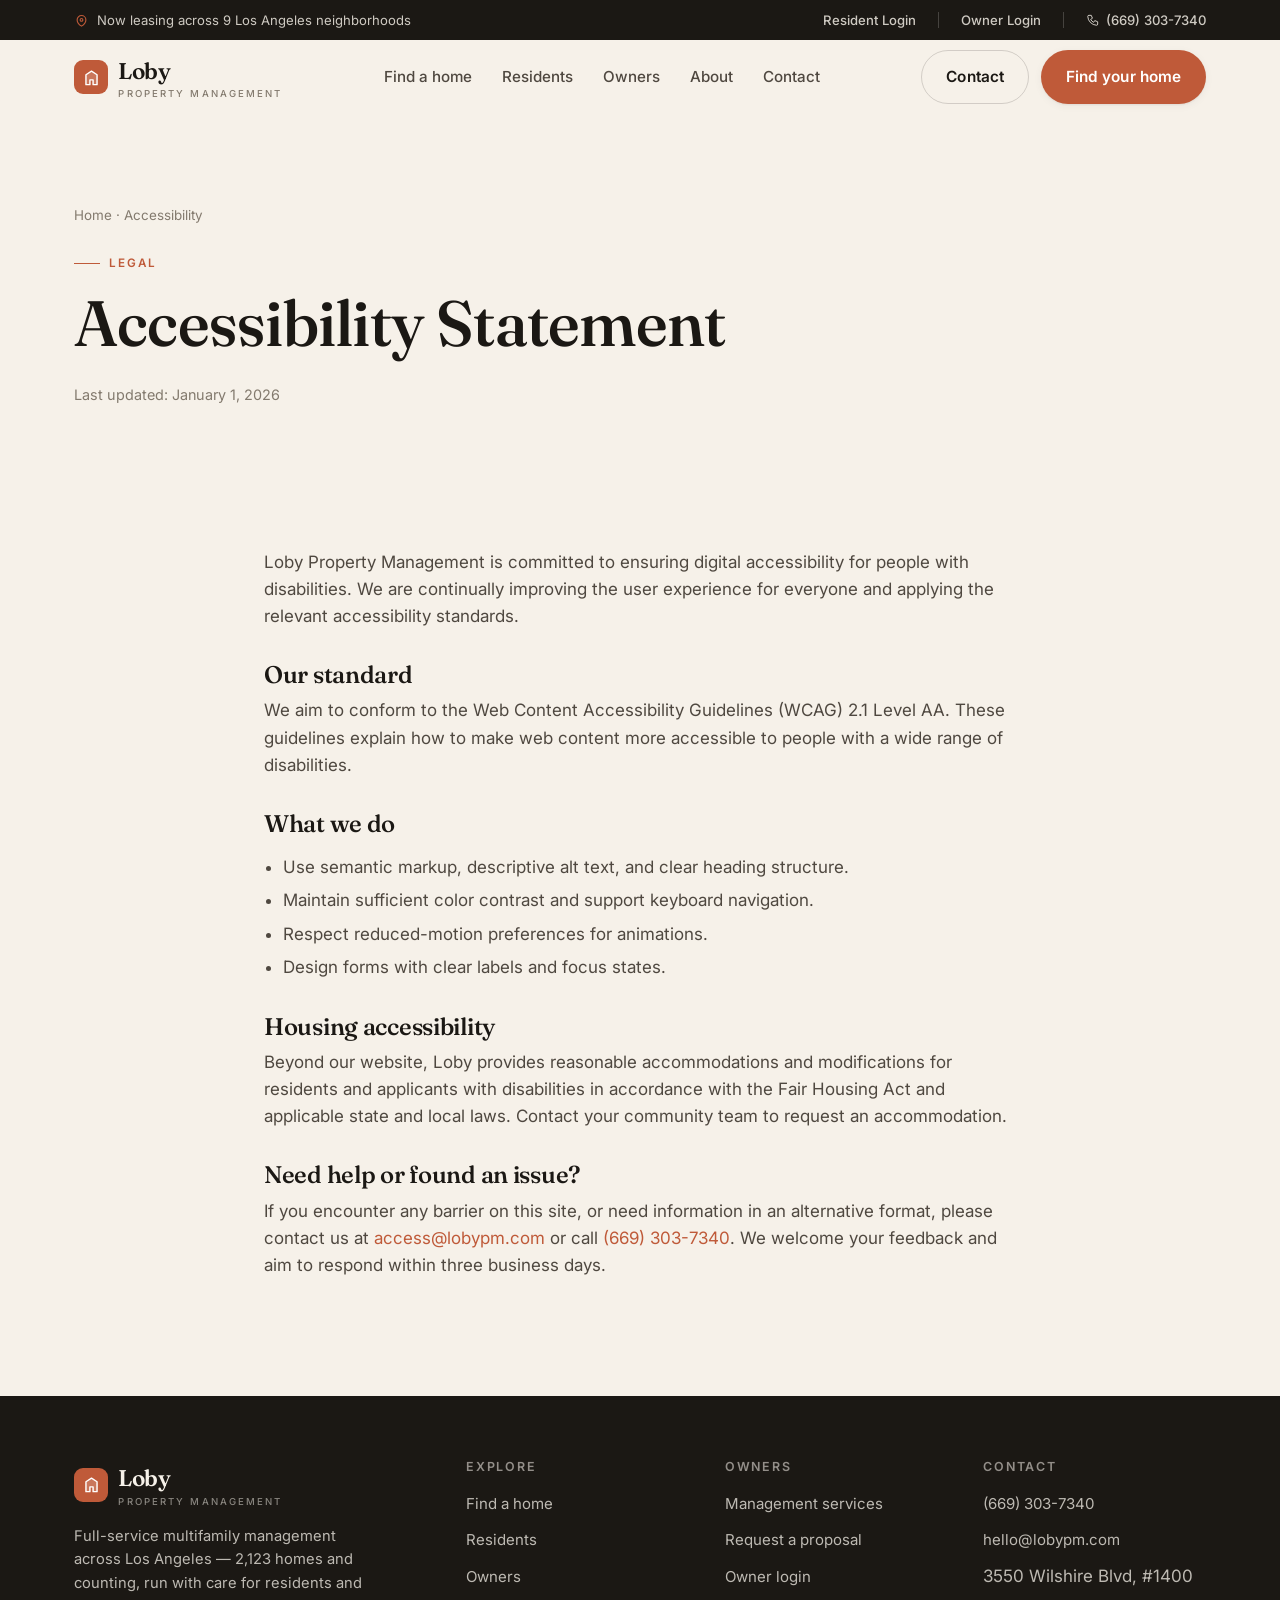
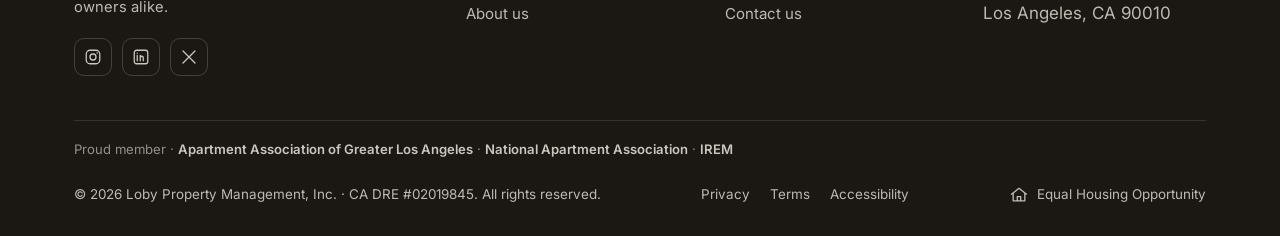
<file: accessibility.html>
<!DOCTYPE html>
<html lang="en">
<head>
<meta charset="UTF-8" />
<meta name="viewport" content="width=device-width, initial-scale=1.0" />
<title>Accessibility Statement — Loby Property Management</title>
<meta name="description" content="Loby Property Management's commitment to digital accessibility for all residents and prospects." />
<link rel="preconnect" href="https://fonts.googleapis.com" />
<link rel="preconnect" href="https://fonts.gstatic.com" crossorigin />
<link href="https://fonts.googleapis.com/css2?family=Fraunces:ital,opsz,wght@0,9..144,400..600;1,9..144,400..500&family=Inter:wght@400;500;600;700&display=swap" rel="stylesheet" />
<link rel="stylesheet" href="styles.css" />
<link rel="icon" href="data:image/svg+xml,%3Csvg xmlns='http://www.w3.org/2000/svg' viewBox='0 0 100 100'%3E%3Crect width='100' height='100' rx='22' fill='%23bf5a39'/%3E%3Cpath d='M30 72V28h10v34h22v10z' fill='white'/%3E%3C/svg%3E" />
</head>
<body>
<div id="header-root"></div>

<main>
<section class="page-hero">
  <div class="wrap">
    <div class="breadcrumb"><a href="index.html">Home</a> · Accessibility</div>
    <span class="eyebrow">Legal</span>
    <h1>Accessibility Statement</h1>
    <p class="legal-updated">Last updated: January 1, 2026</p>
  </div>
</section>

<section class="legal">
  <div class="wrap legal-wrap">
    <p>Loby Property Management is committed to ensuring digital accessibility for people with disabilities. We are continually improving the user experience for everyone and applying the relevant accessibility standards.</p>

    <h2>Our standard</h2>
    <p>We aim to conform to the Web Content Accessibility Guidelines (WCAG) 2.1 Level AA. These guidelines explain how to make web content more accessible to people with a wide range of disabilities.</p>

    <h2>What we do</h2>
    <ul>
      <li>Use semantic markup, descriptive alt text, and clear heading structure.</li>
      <li>Maintain sufficient color contrast and support keyboard navigation.</li>
      <li>Respect reduced-motion preferences for animations.</li>
      <li>Design forms with clear labels and focus states.</li>
    </ul>

    <h2>Housing accessibility</h2>
    <p>Beyond our website, Loby provides reasonable accommodations and modifications for residents and applicants with disabilities in accordance with the Fair Housing Act and applicable state and local laws. Contact your community team to request an accommodation.</p>

    <h2>Need help or found an issue?</h2>
    <p>If you encounter any barrier on this site, or need information in an alternative format, please contact us at <a href="mailto:access@lobypm.com" style="color:var(--accent);">access@lobypm.com</a> or call <a href="tel:+16693037340" style="color:var(--accent);">(669) 303-7340</a>. We welcome your feedback and aim to respond within three business days.</p>
  </div>
</section>
</main>

<div id="footer-root"></div>
<script src="site.js"></script>
</body>
</html>
</file>
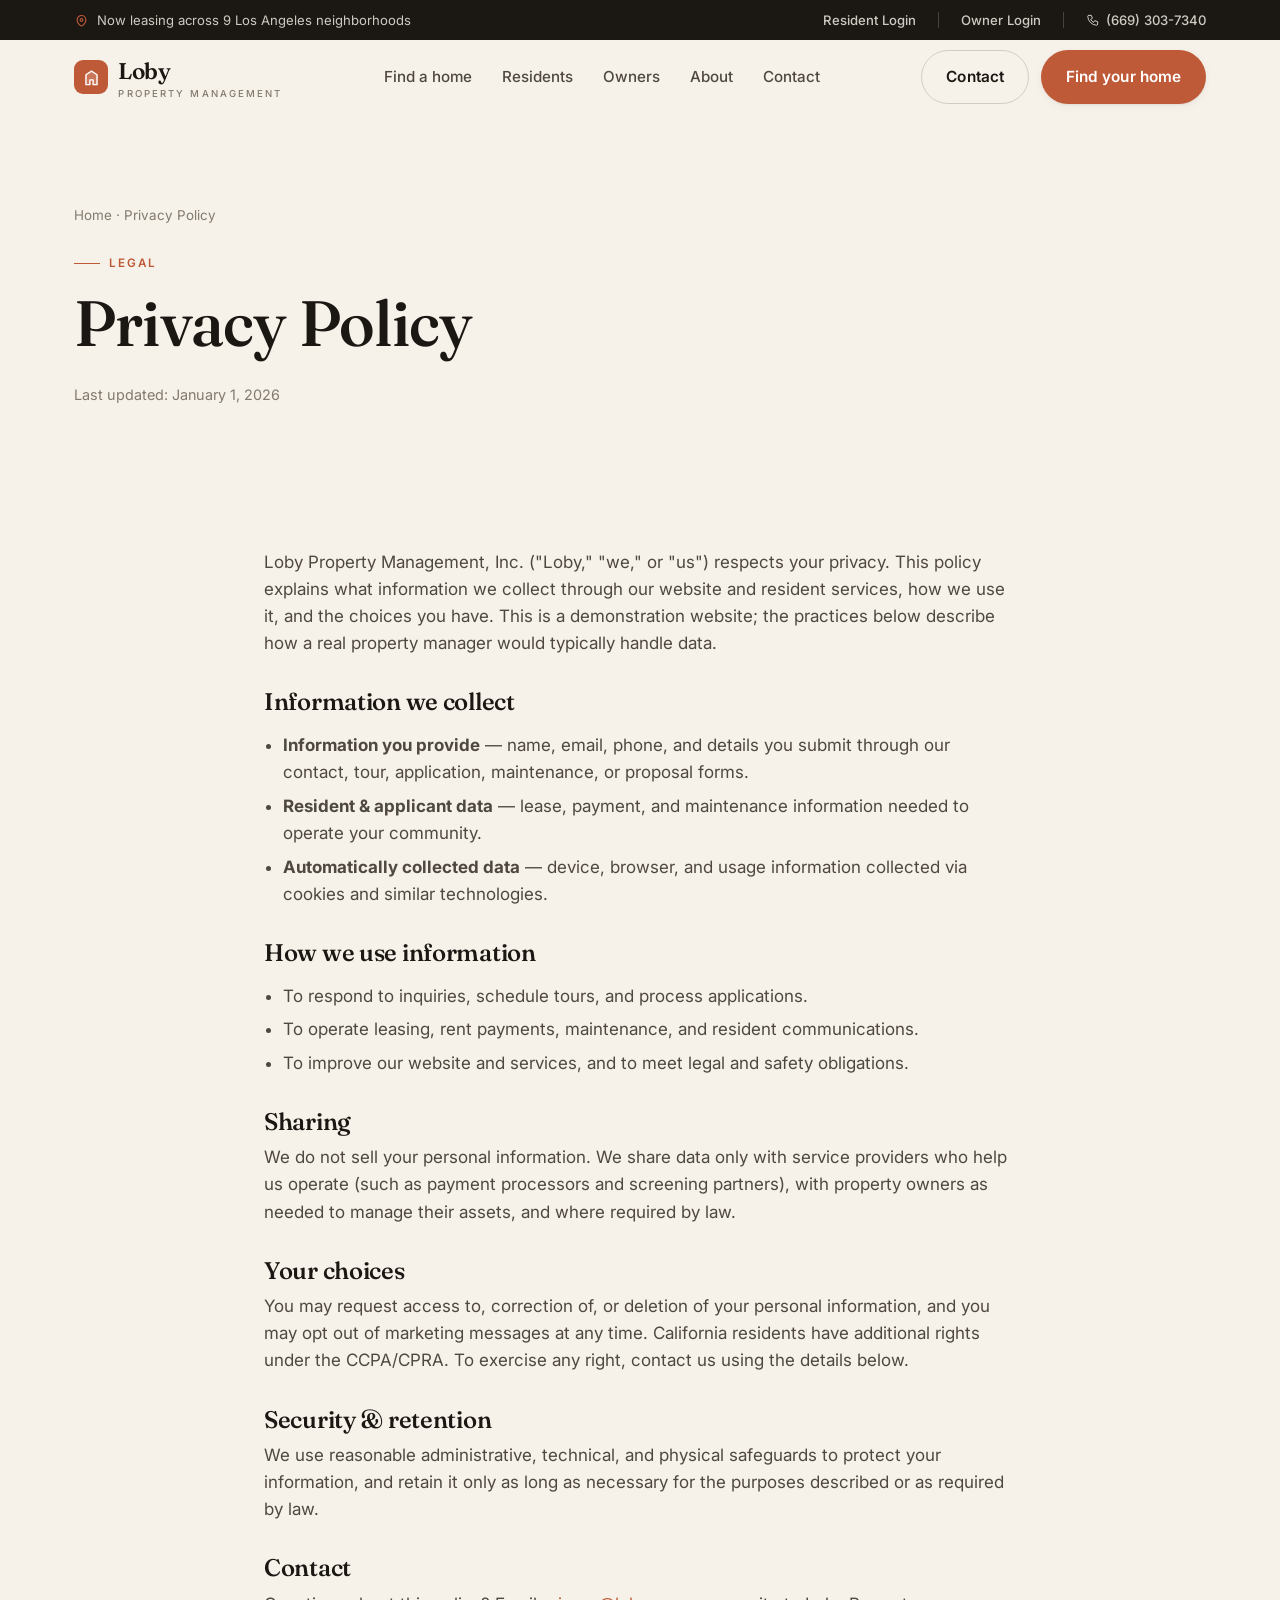
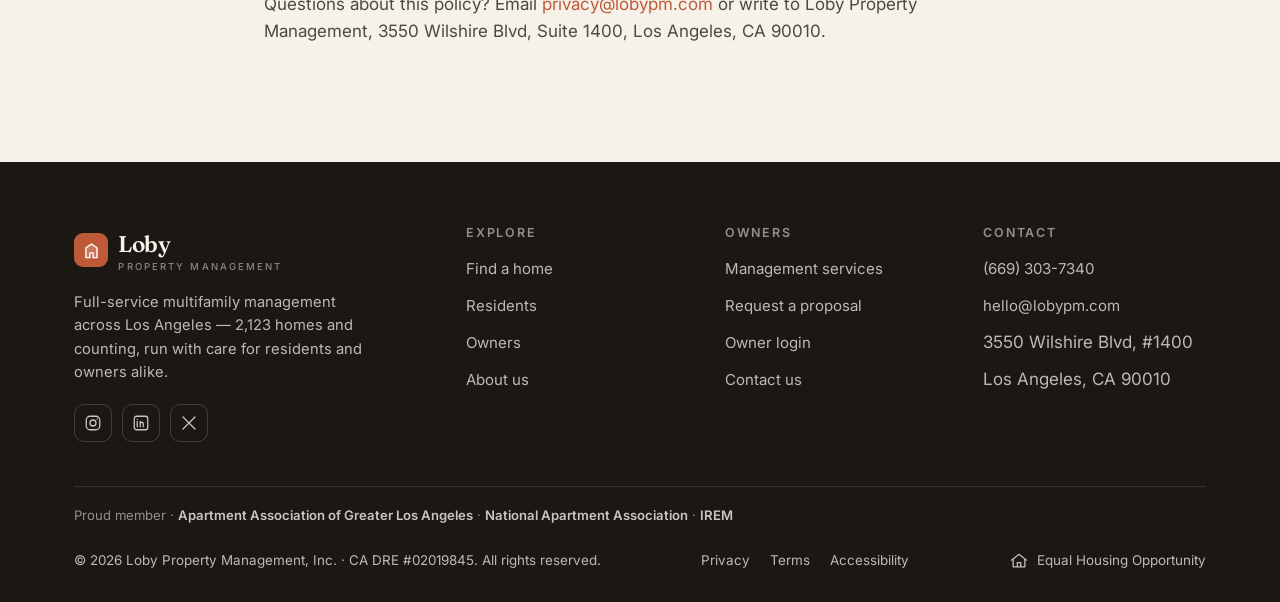
<file: privacy.html>
<!DOCTYPE html>
<html lang="en">
<head>
<meta charset="UTF-8" />
<meta name="viewport" content="width=device-width, initial-scale=1.0" />
<title>Privacy Policy — Loby Property Management</title>
<meta name="description" content="How Loby Property Management collects, uses, and protects your personal information." />
<link rel="preconnect" href="https://fonts.googleapis.com" />
<link rel="preconnect" href="https://fonts.gstatic.com" crossorigin />
<link href="https://fonts.googleapis.com/css2?family=Fraunces:ital,opsz,wght@0,9..144,400..600;1,9..144,400..500&family=Inter:wght@400;500;600;700&display=swap" rel="stylesheet" />
<link rel="stylesheet" href="styles.css" />
<link rel="icon" href="data:image/svg+xml,%3Csvg xmlns='http://www.w3.org/2000/svg' viewBox='0 0 100 100'%3E%3Crect width='100' height='100' rx='22' fill='%23bf5a39'/%3E%3Cpath d='M30 72V28h10v34h22v10z' fill='white'/%3E%3C/svg%3E" />
</head>
<body>
<div id="header-root"></div>

<main>
<section class="page-hero">
  <div class="wrap">
    <div class="breadcrumb"><a href="index.html">Home</a> · Privacy Policy</div>
    <span class="eyebrow">Legal</span>
    <h1>Privacy Policy</h1>
    <p class="legal-updated">Last updated: January 1, 2026</p>
  </div>
</section>

<section class="legal">
  <div class="wrap legal-wrap">
    <p>Loby Property Management, Inc. ("Loby," "we," or "us") respects your privacy. This policy explains what information we collect through our website and resident services, how we use it, and the choices you have. This is a demonstration website; the practices below describe how a real property manager would typically handle data.</p>

    <h2>Information we collect</h2>
    <ul>
      <li><b>Information you provide</b> — name, email, phone, and details you submit through our contact, tour, application, maintenance, or proposal forms.</li>
      <li><b>Resident &amp; applicant data</b> — lease, payment, and maintenance information needed to operate your community.</li>
      <li><b>Automatically collected data</b> — device, browser, and usage information collected via cookies and similar technologies.</li>
    </ul>

    <h2>How we use information</h2>
    <ul>
      <li>To respond to inquiries, schedule tours, and process applications.</li>
      <li>To operate leasing, rent payments, maintenance, and resident communications.</li>
      <li>To improve our website and services, and to meet legal and safety obligations.</li>
    </ul>

    <h2>Sharing</h2>
    <p>We do not sell your personal information. We share data only with service providers who help us operate (such as payment processors and screening partners), with property owners as needed to manage their assets, and where required by law.</p>

    <h2>Your choices</h2>
    <p>You may request access to, correction of, or deletion of your personal information, and you may opt out of marketing messages at any time. California residents have additional rights under the CCPA/CPRA. To exercise any right, contact us using the details below.</p>

    <h2>Security &amp; retention</h2>
    <p>We use reasonable administrative, technical, and physical safeguards to protect your information, and retain it only as long as necessary for the purposes described or as required by law.</p>

    <h2>Contact</h2>
    <p>Questions about this policy? Email <a href="mailto:privacy@lobypm.com" style="color:var(--accent);">privacy@lobypm.com</a> or write to Loby Property Management, 3550 Wilshire Blvd, Suite 1400, Los Angeles, CA 90010.</p>
  </div>
</section>
</main>

<div id="footer-root"></div>
<script src="site.js"></script>
</body>
</html>
</file>
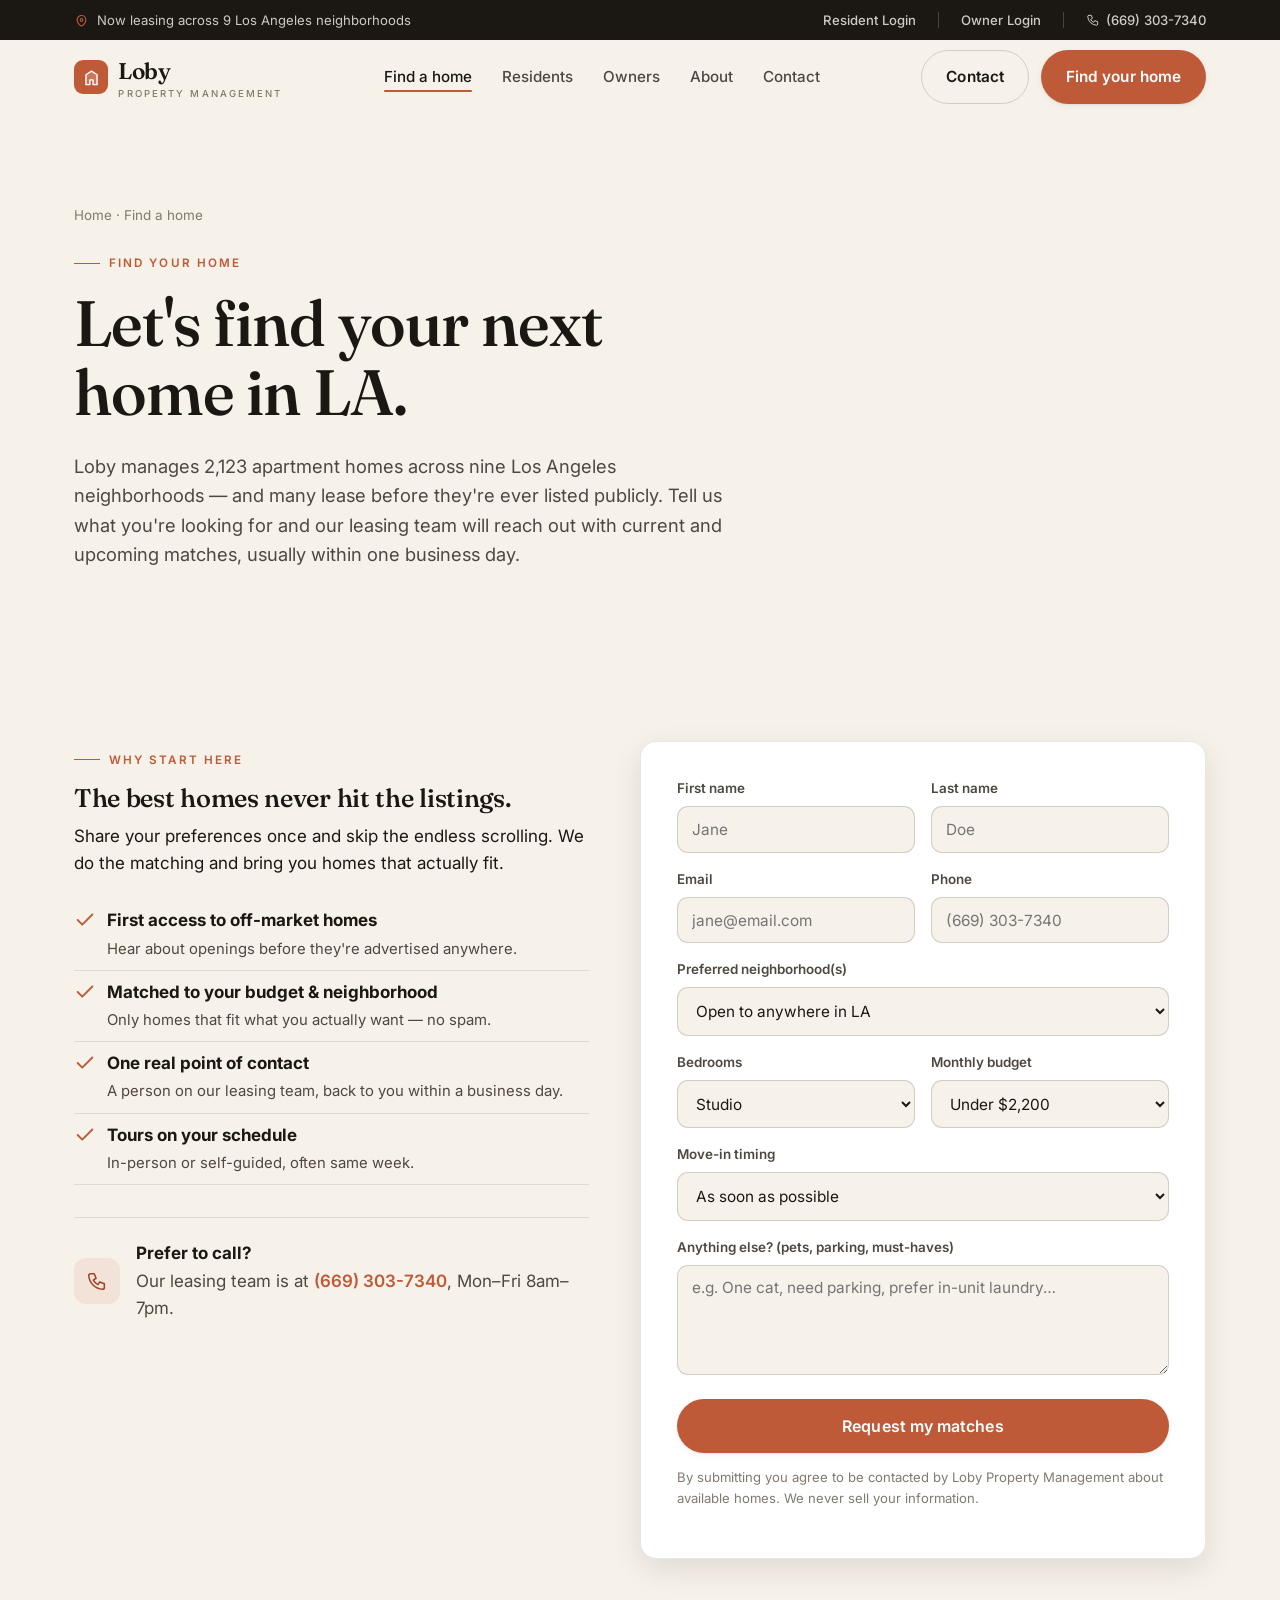
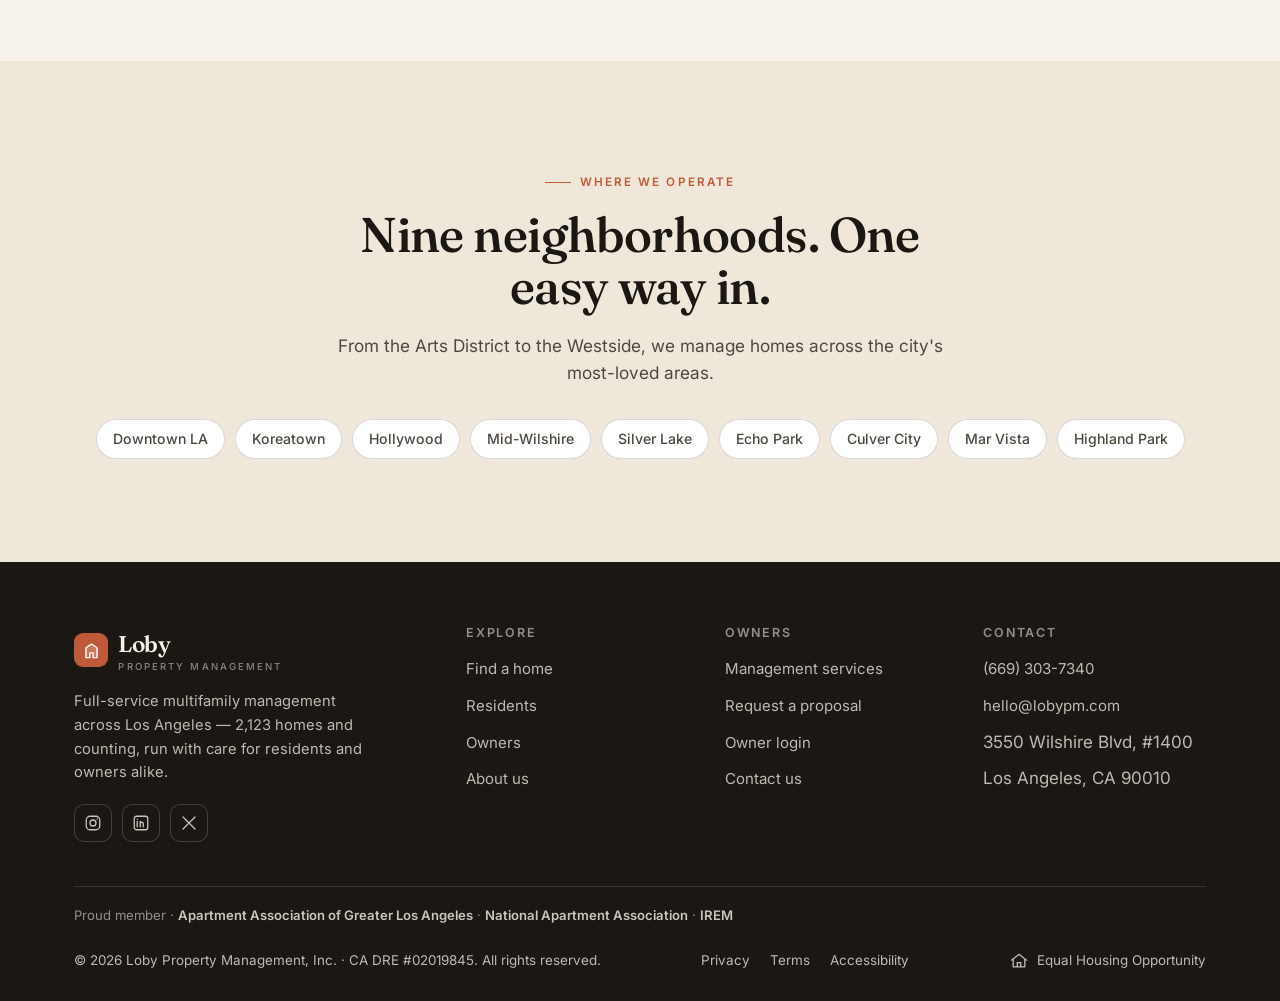
<file: properties.html>
<!DOCTYPE html>
<html lang="en">
<head>
<meta charset="UTF-8" />
<meta name="viewport" content="width=device-width, initial-scale=1.0" />
<title>Find a Home — Loby Property Management | Los Angeles Apartments</title>
<meta name="description" content="Loby manages 2,123 apartment homes across nine Los Angeles neighborhoods — many leasing before they're listed. Tell us what you're looking for and our team will match you." />
<link rel="preconnect" href="https://fonts.googleapis.com" />
<link rel="preconnect" href="https://fonts.gstatic.com" crossorigin />
<link rel="preconnect" href="https://images.unsplash.com" />
<link href="https://fonts.googleapis.com/css2?family=Fraunces:ital,opsz,wght@0,9..144,400..600;1,9..144,400..500&family=Inter:wght@400;500;600;700&display=swap" rel="stylesheet" />
<link rel="stylesheet" href="styles.css" />
<link rel="icon" href="data:image/svg+xml,%3Csvg xmlns='http://www.w3.org/2000/svg' viewBox='0 0 100 100'%3E%3Crect width='100' height='100' rx='22' fill='%23bf5a39'/%3E%3Cpath d='M30 72V28h10v34h22v10z' fill='white'/%3E%3C/svg%3E" />
</head>
<body>
<div id="header-root"></div>

<main>
<section class="page-hero">
  <div class="wrap reveal">
    <div class="breadcrumb"><a href="index.html">Home</a> · Find a home</div>
    <span class="eyebrow">Find your home</span>
    <h1>Let's find your next home in LA.</h1>
    <p class="lede">Loby manages 2,123 apartment homes across nine Los Angeles neighborhoods — and many lease before they're ever listed publicly. Tell us what you're looking for and our leasing team will reach out with current and upcoming matches, usually within one business day.</p>
  </div>
</section>

<section class="pad-t" style="padding-bottom: clamp(56px,8vw,110px);">
  <div class="wrap contact-grid">
    <div class="reveal">
      <span class="eyebrow">Why start here</span>
      <h2>The best homes never hit the listings.</h2>
      <p class="lede">Share your preferences once and skip the endless scrolling. We do the matching and bring you homes that actually fit.</p>
      <ul class="checklist" style="margin-top:1.4rem;">
        <li><svg viewBox="0 0 24 24" fill="none"><path d="M20 6 9 17l-5-5" stroke="currentColor" stroke-width="2" stroke-linecap="round" stroke-linejoin="round"/></svg><div><b>First access to off-market homes</b><span>Hear about openings before they're advertised anywhere.</span></div></li>
        <li><svg viewBox="0 0 24 24" fill="none"><path d="M20 6 9 17l-5-5" stroke="currentColor" stroke-width="2" stroke-linecap="round" stroke-linejoin="round"/></svg><div><b>Matched to your budget &amp; neighborhood</b><span>Only homes that fit what you actually want — no spam.</span></div></li>
        <li><svg viewBox="0 0 24 24" fill="none"><path d="M20 6 9 17l-5-5" stroke="currentColor" stroke-width="2" stroke-linecap="round" stroke-linejoin="round"/></svg><div><b>One real point of contact</b><span>A person on our leasing team, back to you within a business day.</span></div></li>
        <li><svg viewBox="0 0 24 24" fill="none"><path d="M20 6 9 17l-5-5" stroke="currentColor" stroke-width="2" stroke-linecap="round" stroke-linejoin="round"/></svg><div><b>Tours on your schedule</b><span>In-person or self-guided, often same week.</span></div></li>
      </ul>
      <div style="display:flex;gap:1rem;padding-top:1.4rem;margin-top:.6rem;border-top:1px solid var(--line);align-items:center;">
        <span aria-hidden="true" style="width:46px;height:46px;border-radius:12px;background:var(--accent-soft);color:var(--accent-dark);display:grid;place-items:center;flex:0 0 auto;"><svg viewBox="0 0 24 24" fill="none" style="width:22px;height:22px;"><path d="M5 4h4l2 5-3 2a12 12 0 0 0 5 5l2-3 5 2v4a2 2 0 0 1-2 2A16 16 0 0 1 3 6a2 2 0 0 1 2-2Z" stroke="currentColor" stroke-width="1.7" stroke-linejoin="round"/></svg></span>
        <div><b>Prefer to call?</b><br><span style="color:var(--ink-soft);">Our leasing team is at <a href="tel:+16693037340" style="color:var(--accent);font-weight:600;">(669) 303-7340</a>, Mon–Fri 8am–7pm.</span></div>
      </div>
    </div>

    <div class="reveal">
      <form class="form-card" data-demo>
        <div class="form-ok">Thanks! Your request is in — a Loby leasing specialist will reach out within one business day with homes that match what you're looking for.</div>
        <div class="field-row">
          <div class="field"><label for="fn">First name</label><input id="fn" type="text" placeholder="Jane" required /></div>
          <div class="field"><label for="ln">Last name</label><input id="ln" type="text" placeholder="Doe" required /></div>
        </div>
        <div class="field-row">
          <div class="field"><label for="em">Email</label><input id="em" type="email" placeholder="jane@email.com" required /></div>
          <div class="field"><label for="ph">Phone</label><input id="ph" type="tel" placeholder="(669) 303-7340" /></div>
        </div>
        <div class="field">
          <label for="hood">Preferred neighborhood(s)</label>
          <select id="hood">
            <option>Open to anywhere in LA</option>
            <option>Downtown LA</option>
            <option>Koreatown</option>
            <option>Hollywood / East Hollywood</option>
            <option>Mid-Wilshire</option>
            <option>Silver Lake</option>
            <option>Echo Park</option>
            <option>Culver City</option>
            <option>Mar Vista / Westside</option>
            <option>Highland Park</option>
          </select>
        </div>
        <div class="field-row">
          <div class="field">
            <label for="beds">Bedrooms</label>
            <select id="beds"><option>Studio</option><option>1 bedroom</option><option>2 bedrooms</option><option>3+ bedrooms</option><option>Flexible</option></select>
          </div>
          <div class="field">
            <label for="budget">Monthly budget</label>
            <select id="budget"><option>Under $2,200</option><option>$2,200 – $2,800</option><option>$2,800 – $3,500</option><option>$3,500 – $4,500</option><option>$4,500+</option></select>
          </div>
        </div>
        <div class="field">
          <label for="move">Move-in timing</label>
          <select id="move"><option>As soon as possible</option><option>Within 30 days</option><option>1–2 months</option><option>Just exploring</option></select>
        </div>
        <div class="field"><label for="notes">Anything else? (pets, parking, must-haves)</label><textarea id="notes" placeholder="e.g. One cat, need parking, prefer in-unit laundry…"></textarea></div>
        <button class="btn btn-primary btn-lg" type="submit" style="width:100%;">Request my matches</button>
        <p class="form-note">By submitting you agree to be contacted by Loby Property Management about available homes. We never sell your information.</p>
      </form>
    </div>
  </div>
</section>

<!-- Neighborhoods served (general, no individual listings) -->
<section class="pad bg-cream2">
  <div class="wrap">
    <div class="section-head center reveal">
      <span class="eyebrow">Where we operate</span>
      <h2>Nine neighborhoods. One easy way in.</h2>
      <p class="lede">From the Arts District to the Westside, we manage homes across the city's most-loved areas.</p>
    </div>
    <div class="chips reveal" style="justify-content:center;margin-top:32px;">
      <span class="chip">Downtown LA</span>
      <span class="chip">Koreatown</span>
      <span class="chip">Hollywood</span>
      <span class="chip">Mid-Wilshire</span>
      <span class="chip">Silver Lake</span>
      <span class="chip">Echo Park</span>
      <span class="chip">Culver City</span>
      <span class="chip">Mar Vista</span>
      <span class="chip">Highland Park</span>
    </div>
  </div>
</section>
</main>

<div id="footer-root"></div>
<script src="site.js"></script>
</body>
</html>
</file>
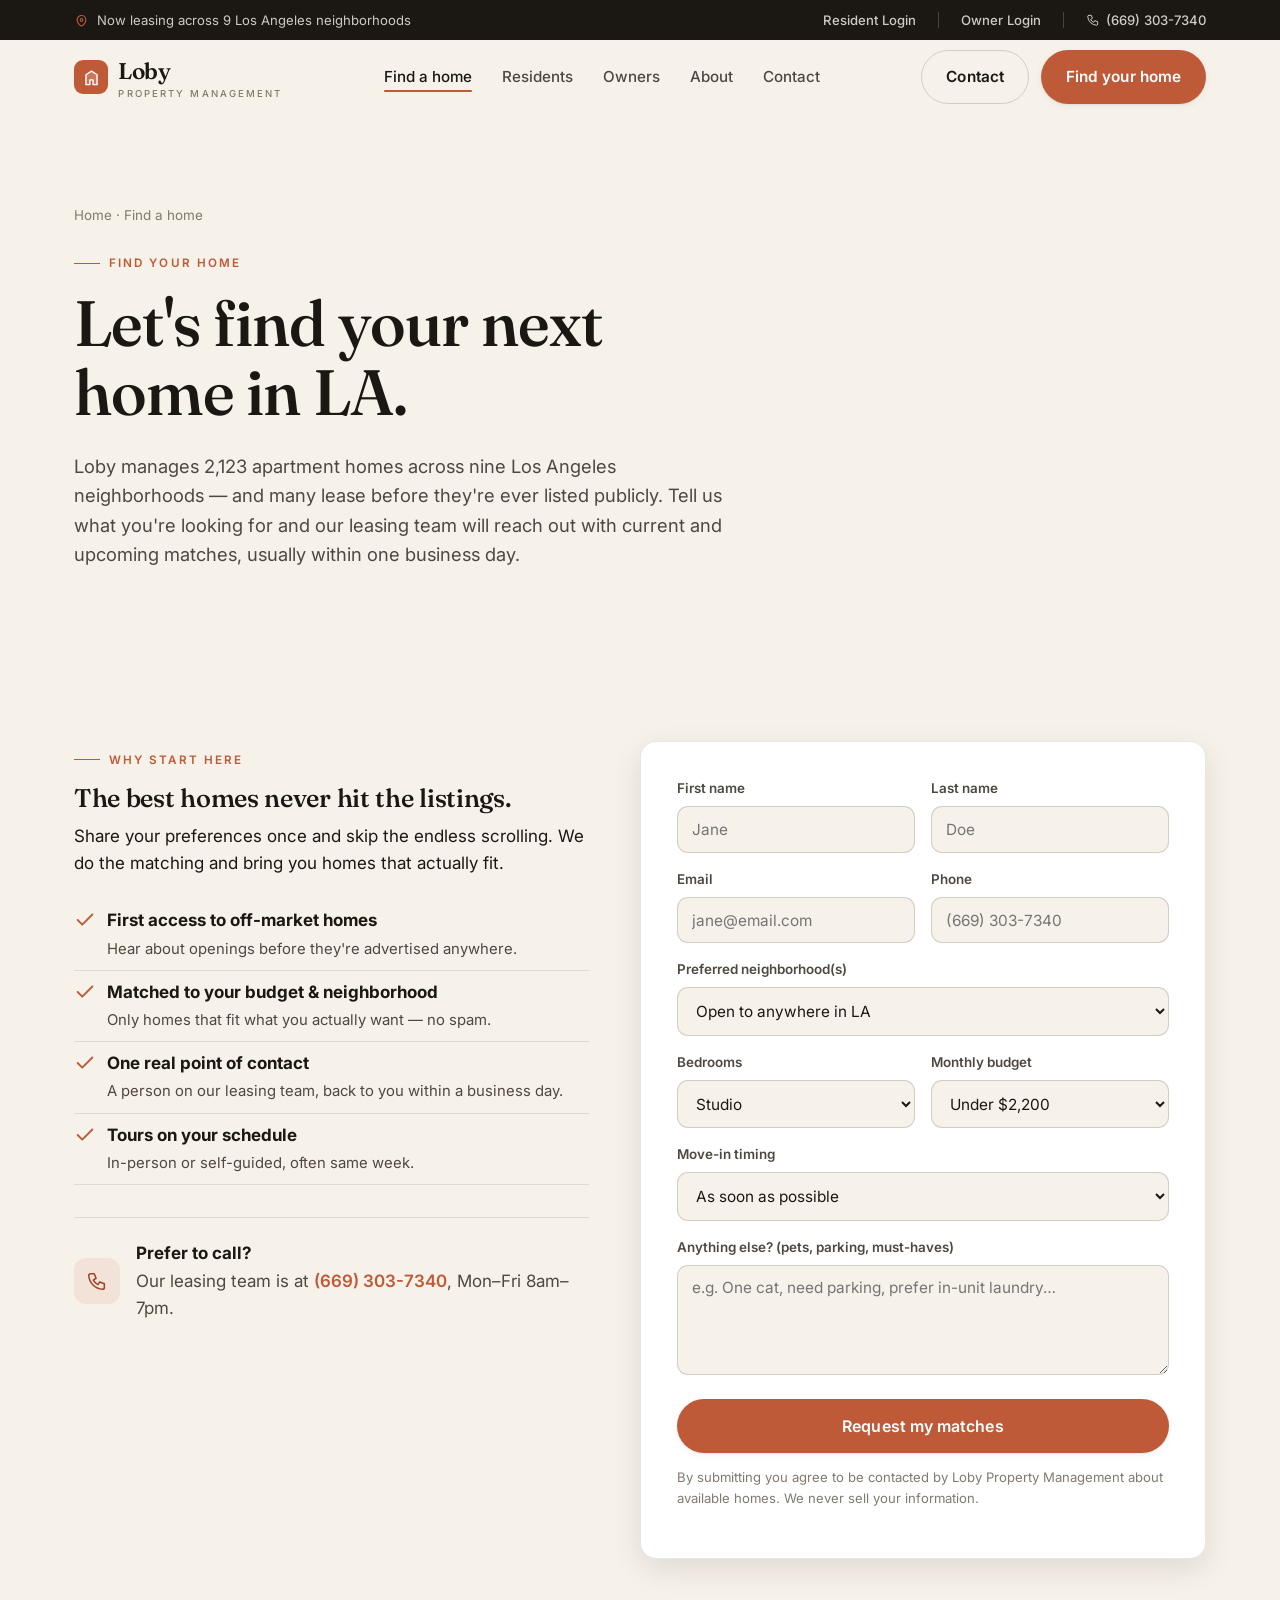
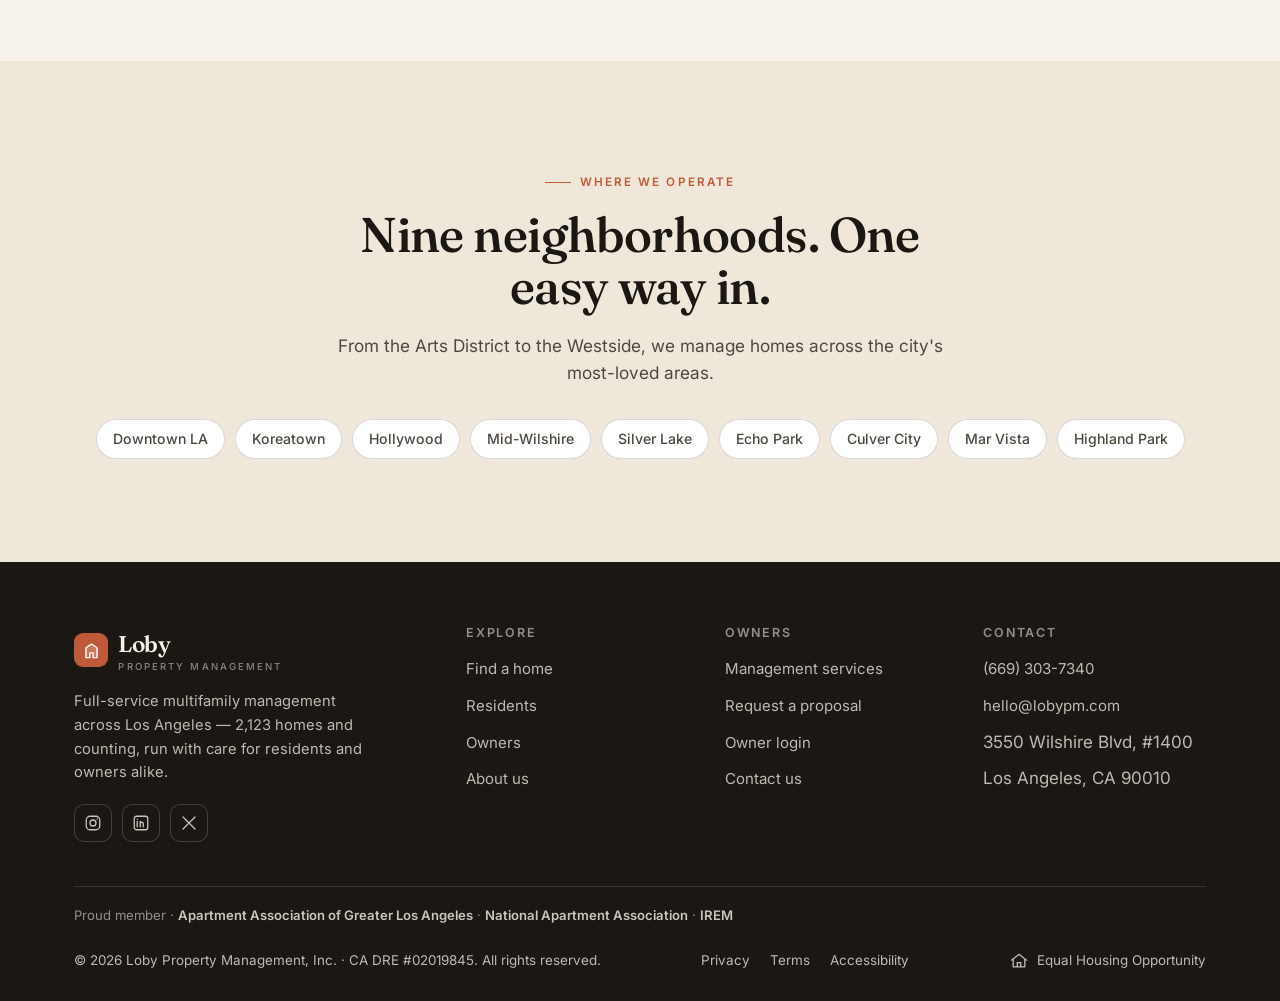
<file: property.html>
<!DOCTYPE html>
<html lang="en">
<head>
<meta charset="UTF-8" />
<meta name="viewport" content="width=device-width, initial-scale=1.0" />
<meta name="robots" content="noindex" />
<title>Find a Home — Loby Property Management</title>
<meta http-equiv="refresh" content="0; url=properties.html" />
<link rel="canonical" href="properties.html" />
<style>
  html,body{margin:0;height:100%;font-family:-apple-system,BlinkMacSystemFont,"Segoe UI",Inter,Roboto,Helvetica,Arial,sans-serif;background:#f6f1e9;color:#1b1814}
  .b{height:100%;display:flex;align-items:center;justify-content:center;text-align:center;padding:24px}
  a{color:#bf5a39;font-weight:600}
</style>
<script>location.replace("properties.html");</script>
</head>
<body>
  <div class="b">
    <p>Redirecting to <a href="properties.html">find a home</a>…</p>
  </div>
</body>
</html>
</file>
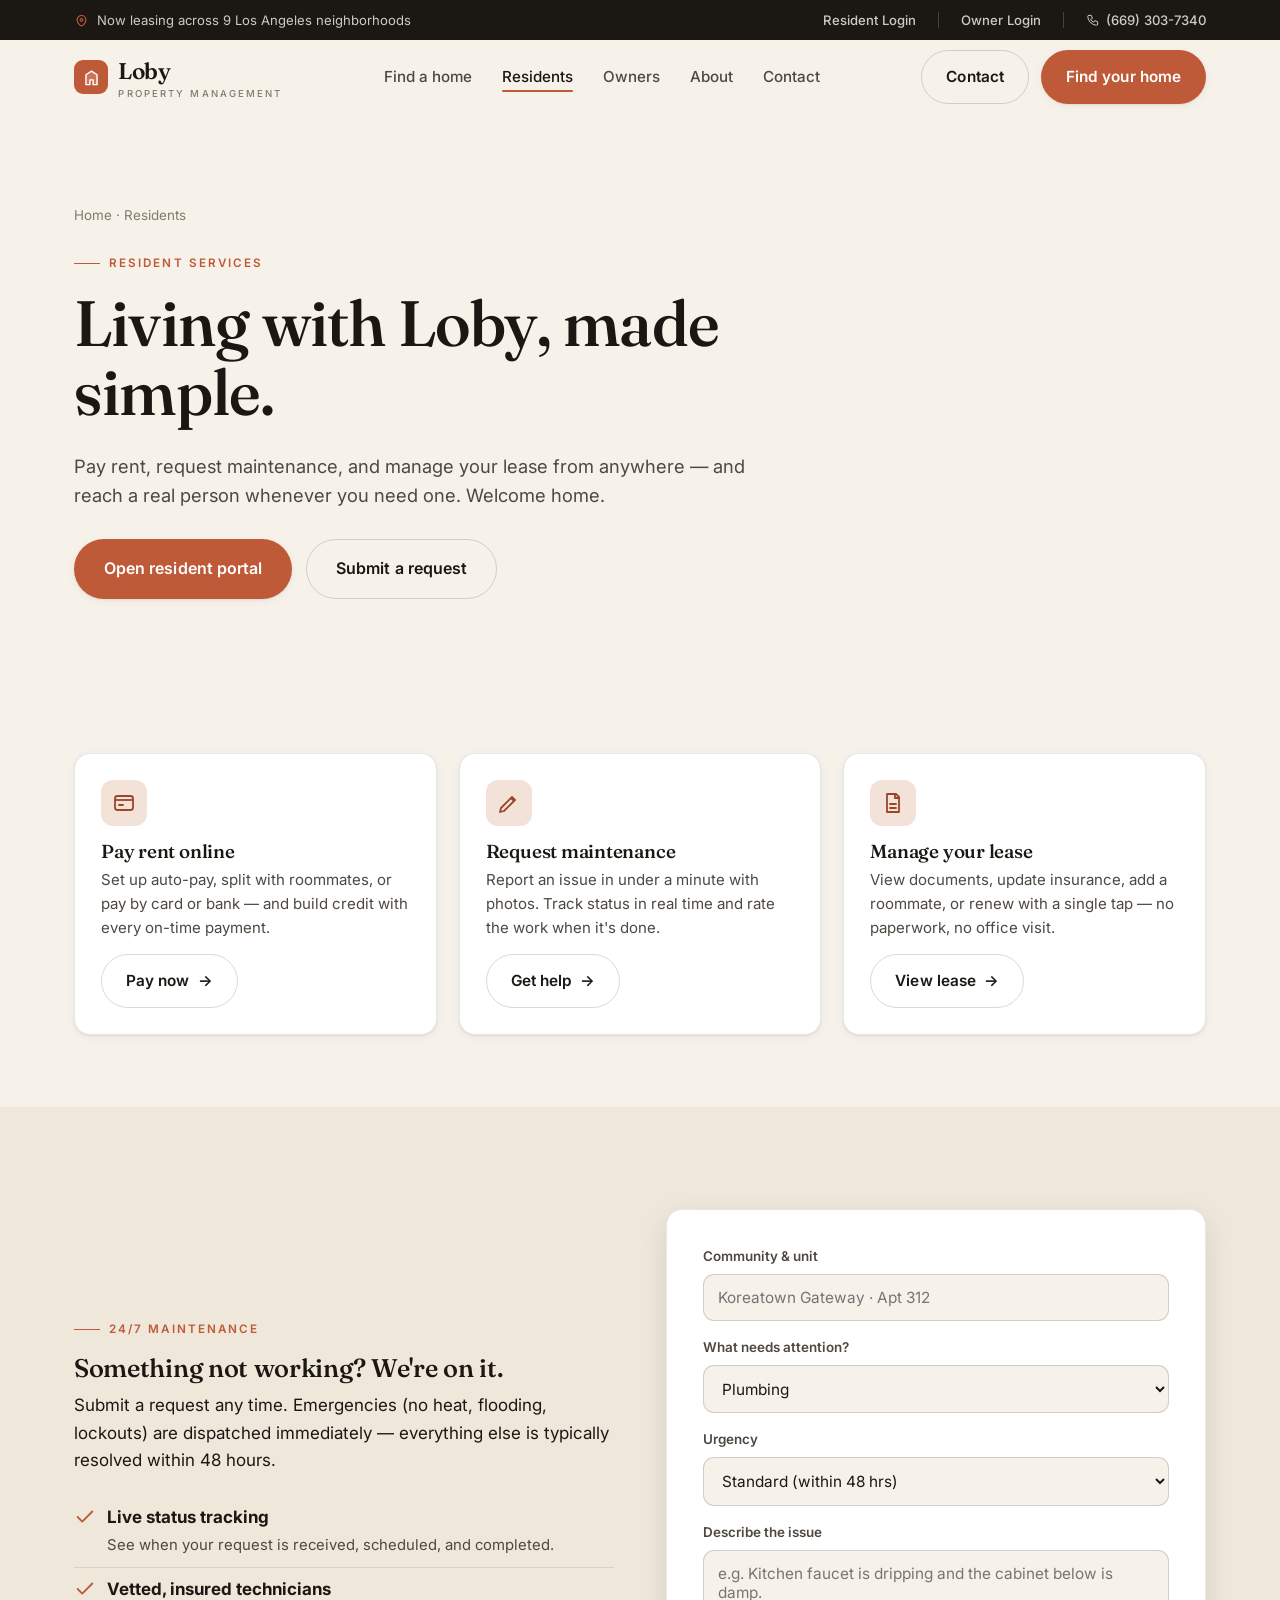
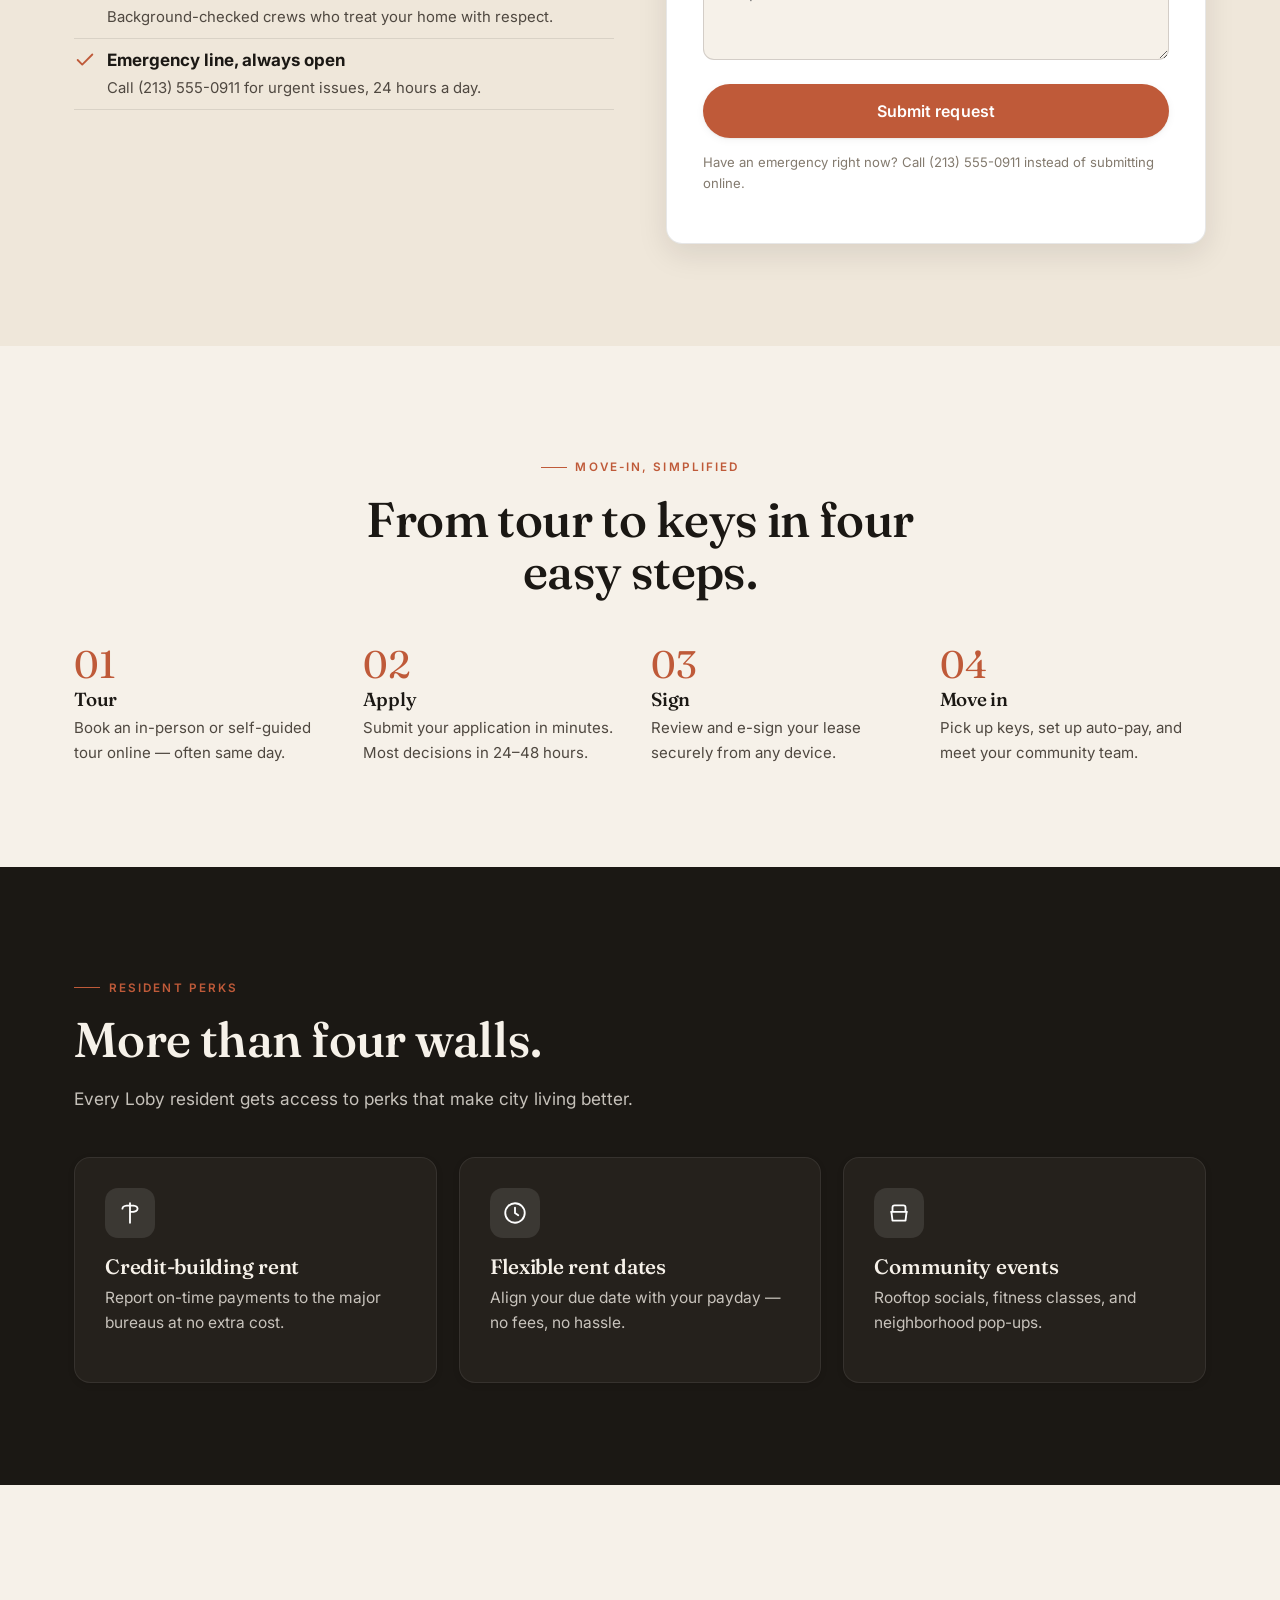
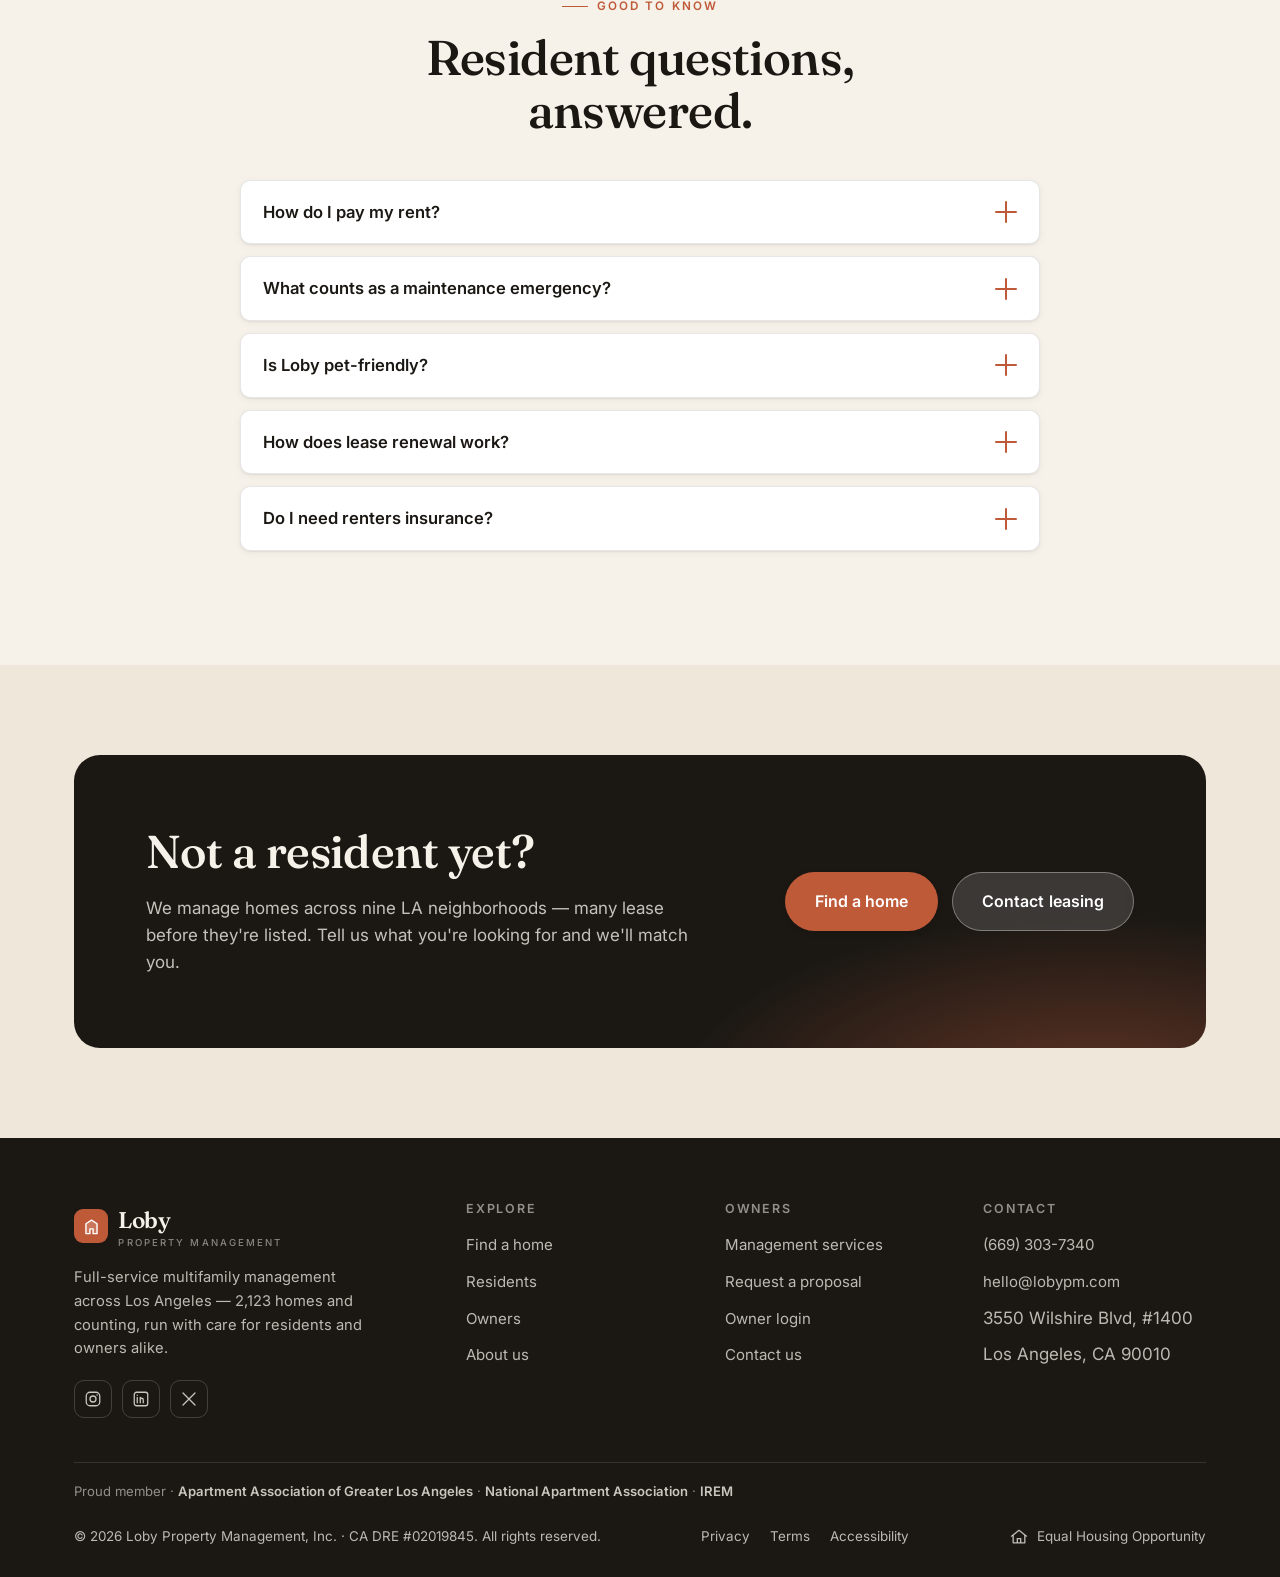
<file: residents.html>
<!DOCTYPE html>
<html lang="en">
<head>
<meta charset="UTF-8" />
<meta name="viewport" content="width=device-width, initial-scale=1.0" />
<title>Residents — Loby Property Management | Pay Rent, Maintenance &amp; More</title>
<meta name="description" content="Everything Loby residents need in one place — pay rent online, submit maintenance requests 24/7, manage your lease, and enjoy community perks." />
<link rel="preconnect" href="https://fonts.googleapis.com" />
<link rel="preconnect" href="https://fonts.gstatic.com" crossorigin />
<link rel="preconnect" href="https://images.unsplash.com" />
<link href="https://fonts.googleapis.com/css2?family=Fraunces:ital,opsz,wght@0,9..144,400..600;1,9..144,400..500&family=Inter:wght@400;500;600;700&display=swap" rel="stylesheet" />
<link rel="stylesheet" href="styles.css" />
<link rel="icon" href="data:image/svg+xml,%3Csvg xmlns='http://www.w3.org/2000/svg' viewBox='0 0 100 100'%3E%3Crect width='100' height='100' rx='22' fill='%23bf5a39'/%3E%3Cpath d='M30 72V28h10v34h22v10z' fill='white'/%3E%3C/svg%3E" />
</head>
<body>
<div id="header-root"></div>

<main>
<section class="page-hero">
  <div class="wrap reveal">
    <div class="breadcrumb"><a href="index.html">Home</a> · Residents</div>
    <span class="eyebrow">Resident services</span>
    <h1>Living with Loby, made simple.</h1>
    <p class="lede">Pay rent, request maintenance, and manage your lease from anywhere — and reach a real person whenever you need one. Welcome home.</p>
    <div class="hero-actions" style="margin-top:1.8rem;">
      <a class="btn btn-primary btn-lg" href="#portal">Open resident portal</a>
      <a class="btn btn-ghost btn-lg" href="#maintenance">Submit a request</a>
    </div>
  </div>
</section>

<section class="pad-t" id="portal" style="padding-bottom: clamp(40px,6vw,72px);">
  <div class="wrap">
    <div class="grid-3" style="margin-top:0;">
      <div class="mini reveal">
        <span class="ico" aria-hidden="true"><svg viewBox="0 0 24 24" fill="none"><rect x="3" y="5" width="18" height="14" rx="2.5" stroke="currentColor" stroke-width="1.8"/><path d="M3 9h18" stroke="currentColor" stroke-width="1.8"/><path d="M7 14h4" stroke="currentColor" stroke-width="1.8" stroke-linecap="round"/></svg></span>
        <h3>Pay rent online</h3>
        <p>Set up auto-pay, split with roommates, or pay by card or bank — and build credit with every on-time payment.</p>
        <a class="btn btn-ghost" href="#portal" style="margin-top:14px;">Pay now <span class="arr">→</span></a>
      </div>
      <div class="mini reveal">
        <span class="ico" aria-hidden="true"><svg viewBox="0 0 24 24" fill="none"><path d="m14 7 3 3M3 21l1-4 11-11 3 3L7 20l-4 1Z" stroke="currentColor" stroke-width="1.8" stroke-linejoin="round"/></svg></span>
        <h3>Request maintenance</h3>
        <p>Report an issue in under a minute with photos. Track status in real time and rate the work when it's done.</p>
        <a class="btn btn-ghost" href="#maintenance" style="margin-top:14px;">Get help <span class="arr">→</span></a>
      </div>
      <div class="mini reveal">
        <span class="ico" aria-hidden="true"><svg viewBox="0 0 24 24" fill="none"><path d="M6 3h9l3 3v15H6z" stroke="currentColor" stroke-width="1.8" stroke-linejoin="round"/><path d="M14 3v4h4M9 13h6M9 17h6" stroke="currentColor" stroke-width="1.8" stroke-linecap="round"/></svg></span>
        <h3>Manage your lease</h3>
        <p>View documents, update insurance, add a roommate, or renew with a single tap — no paperwork, no office visit.</p>
        <a class="btn btn-ghost" href="#portal" style="margin-top:14px;">View lease <span class="arr">→</span></a>
      </div>
    </div>
  </div>
</section>

<section class="pad bg-cream2" id="maintenance">
  <div class="wrap split">
    <div class="reveal">
      <span class="eyebrow">24/7 maintenance</span>
      <h2>Something not working? We're on it.</h2>
      <p class="lede">Submit a request any time. Emergencies (no heat, flooding, lockouts) are dispatched immediately — everything else is typically resolved within 48 hours.</p>
      <ul class="checklist">
        <li><svg viewBox="0 0 24 24" fill="none"><path d="M20 6 9 17l-5-5" stroke="currentColor" stroke-width="2" stroke-linecap="round" stroke-linejoin="round"/></svg><div><b>Live status tracking</b><span>See when your request is received, scheduled, and completed.</span></div></li>
        <li><svg viewBox="0 0 24 24" fill="none"><path d="M20 6 9 17l-5-5" stroke="currentColor" stroke-width="2" stroke-linecap="round" stroke-linejoin="round"/></svg><div><b>Vetted, insured technicians</b><span>Background-checked crews who treat your home with respect.</span></div></li>
        <li><svg viewBox="0 0 24 24" fill="none"><path d="M20 6 9 17l-5-5" stroke="currentColor" stroke-width="2" stroke-linecap="round" stroke-linejoin="round"/></svg><div><b>Emergency line, always open</b><span>Call (213) 555-0911 for urgent issues, 24 hours a day.</span></div></li>
      </ul>
    </div>
    <div class="reveal">
      <form class="form-card" data-demo>
        <div class="form-ok">Request submitted! You'll get a confirmation and tracking link by text shortly.</div>
        <div class="field"><label for="unit">Community &amp; unit</label><input id="unit" type="text" placeholder="Koreatown Gateway · Apt 312" required /></div>
        <div class="field">
          <label for="cat">What needs attention?</label>
          <select id="cat">
            <option>Plumbing</option><option>Electrical</option><option>Appliance</option>
            <option>Heating / cooling</option><option>Locks &amp; keys</option><option>General repair</option><option>Other</option>
          </select>
        </div>
        <div class="field">
          <label for="urg">Urgency</label>
          <select id="urg"><option>Standard (within 48 hrs)</option><option>Urgent (same day)</option><option>Emergency (immediate)</option></select>
        </div>
        <div class="field"><label for="desc">Describe the issue</label><textarea id="desc" placeholder="e.g. Kitchen faucet is dripping and the cabinet below is damp."></textarea></div>
        <button class="btn btn-primary btn-lg" type="submit" style="width:100%;">Submit request</button>
        <p class="form-note">Have an emergency right now? Call (213) 555-0911 instead of submitting online.</p>
      </form>
    </div>
  </div>
</section>

<section class="pad">
  <div class="wrap">
    <div class="section-head center reveal">
      <span class="eyebrow">Move-in, simplified</span>
      <h2>From tour to keys in four easy steps.</h2>
    </div>
    <div class="steps">
      <div class="step reveal"><div class="n">01</div><h3>Tour</h3><p>Book an in-person or self-guided tour online — often same day.</p></div>
      <div class="step reveal"><div class="n">02</div><h3>Apply</h3><p>Submit your application in minutes. Most decisions in 24–48 hours.</p></div>
      <div class="step reveal"><div class="n">03</div><h3>Sign</h3><p>Review and e-sign your lease securely from any device.</p></div>
      <div class="step reveal"><div class="n">04</div><h3>Move in</h3><p>Pick up keys, set up auto-pay, and meet your community team.</p></div>
    </div>
  </div>
</section>

<section class="pad bg-ink">
  <div class="wrap">
    <div class="section-head reveal">
      <span class="eyebrow">Resident perks</span>
      <h2 style="color:var(--cream);">More than four walls.</h2>
      <p class="lede" style="color:rgba(246,241,233,.78);">Every Loby resident gets access to perks that make city living better.</p>
    </div>
    <div class="grid-3" style="margin-top:44px;">
      <div class="feature-card dark reveal"><span class="ico" aria-hidden="true"><svg viewBox="0 0 24 24" fill="none"><path d="M12 3v18M5 8c0-2 2-3 7-3s7 1 7 3-2 3-7 3" stroke="currentColor" stroke-width="1.7" stroke-linecap="round"/></svg></span><h3 style="color:var(--cream);">Credit-building rent</h3><p>Report on-time payments to the major bureaus at no extra cost.</p></div>
      <div class="feature-card dark reveal"><span class="ico" aria-hidden="true"><svg viewBox="0 0 24 24" fill="none"><circle cx="12" cy="12" r="9" stroke="currentColor" stroke-width="1.7"/><path d="M12 7v5l3 2" stroke="currentColor" stroke-width="1.7" stroke-linecap="round"/></svg></span><h3 style="color:var(--cream);">Flexible rent dates</h3><p>Align your due date with your payday — no fees, no hassle.</p></div>
      <div class="feature-card dark reveal"><span class="ico" aria-hidden="true"><svg viewBox="0 0 24 24" fill="none"><path d="M4 11h16M6 11V7a2 2 0 0 1 2-2h8a2 2 0 0 1 2 2v4M5 11l1 8h12l1-8" stroke="currentColor" stroke-width="1.7" stroke-linejoin="round"/></svg></span><h3 style="color:var(--cream);">Community events</h3><p>Rooftop socials, fitness classes, and neighborhood pop-ups.</p></div>
    </div>
  </div>
</section>

<section class="pad">
  <div class="wrap">
    <div class="section-head center reveal">
      <span class="eyebrow">Good to know</span>
      <h2>Resident questions, answered.</h2>
    </div>
    <div class="faq reveal">
      <details><summary>How do I pay my rent? <span class="plus"></span></summary><p>Log in to the resident portal to pay by bank transfer (free) or card. You can enable auto-pay, set a custom due date, or split rent with roommates. Paper checks are also accepted at your community office.</p></details>
      <details><summary>What counts as a maintenance emergency? <span class="plus"></span></summary><p>No heat, active flooding or major leaks, gas smells, electrical hazards, broken exterior locks, or anything that makes your home unsafe. For these, call our 24/7 line at (213) 555-0911. Everything else can be submitted online and is typically handled within 48 hours.</p></details>
      <details><summary>Is Loby pet-friendly? <span class="plus"></span></summary><p>Yes — the vast majority of our communities welcome cats and dogs. Breed and weight policies vary by building, and a pet deposit may apply. Just ask our leasing team for the details on a specific home.</p></details>
      <details><summary>How does lease renewal work? <span class="plus"></span></summary><p>We'll reach out about 90 days before your lease ends with renewal options. You can review terms and e-sign right from the portal — usually a single tap. No office visit required.</p></details>
      <details><summary>Do I need renters insurance? <span class="plus"></span></summary><p>Yes, a basic renters policy is required at all Loby communities. You can upload your own policy or purchase coverage directly through the portal in a couple of minutes.</p></details>
    </div>
  </div>
</section>

<section class="cta-band bg-cream2">
  <div class="wrap">
    <div class="cta-inner reveal">
      <div><h2>Not a resident yet?</h2><p>We manage homes across nine LA neighborhoods — many lease before they're listed. Tell us what you're looking for and we'll match you.</p></div>
      <div class="cta-actions"><a class="btn btn-primary btn-lg" href="properties.html">Find a home</a><a class="btn btn-light btn-lg" href="index.html#contact">Contact leasing</a></div>
    </div>
  </div>
</section>
</main>

<div id="footer-root"></div>
<script src="site.js"></script>
</body>
</html>
</file>
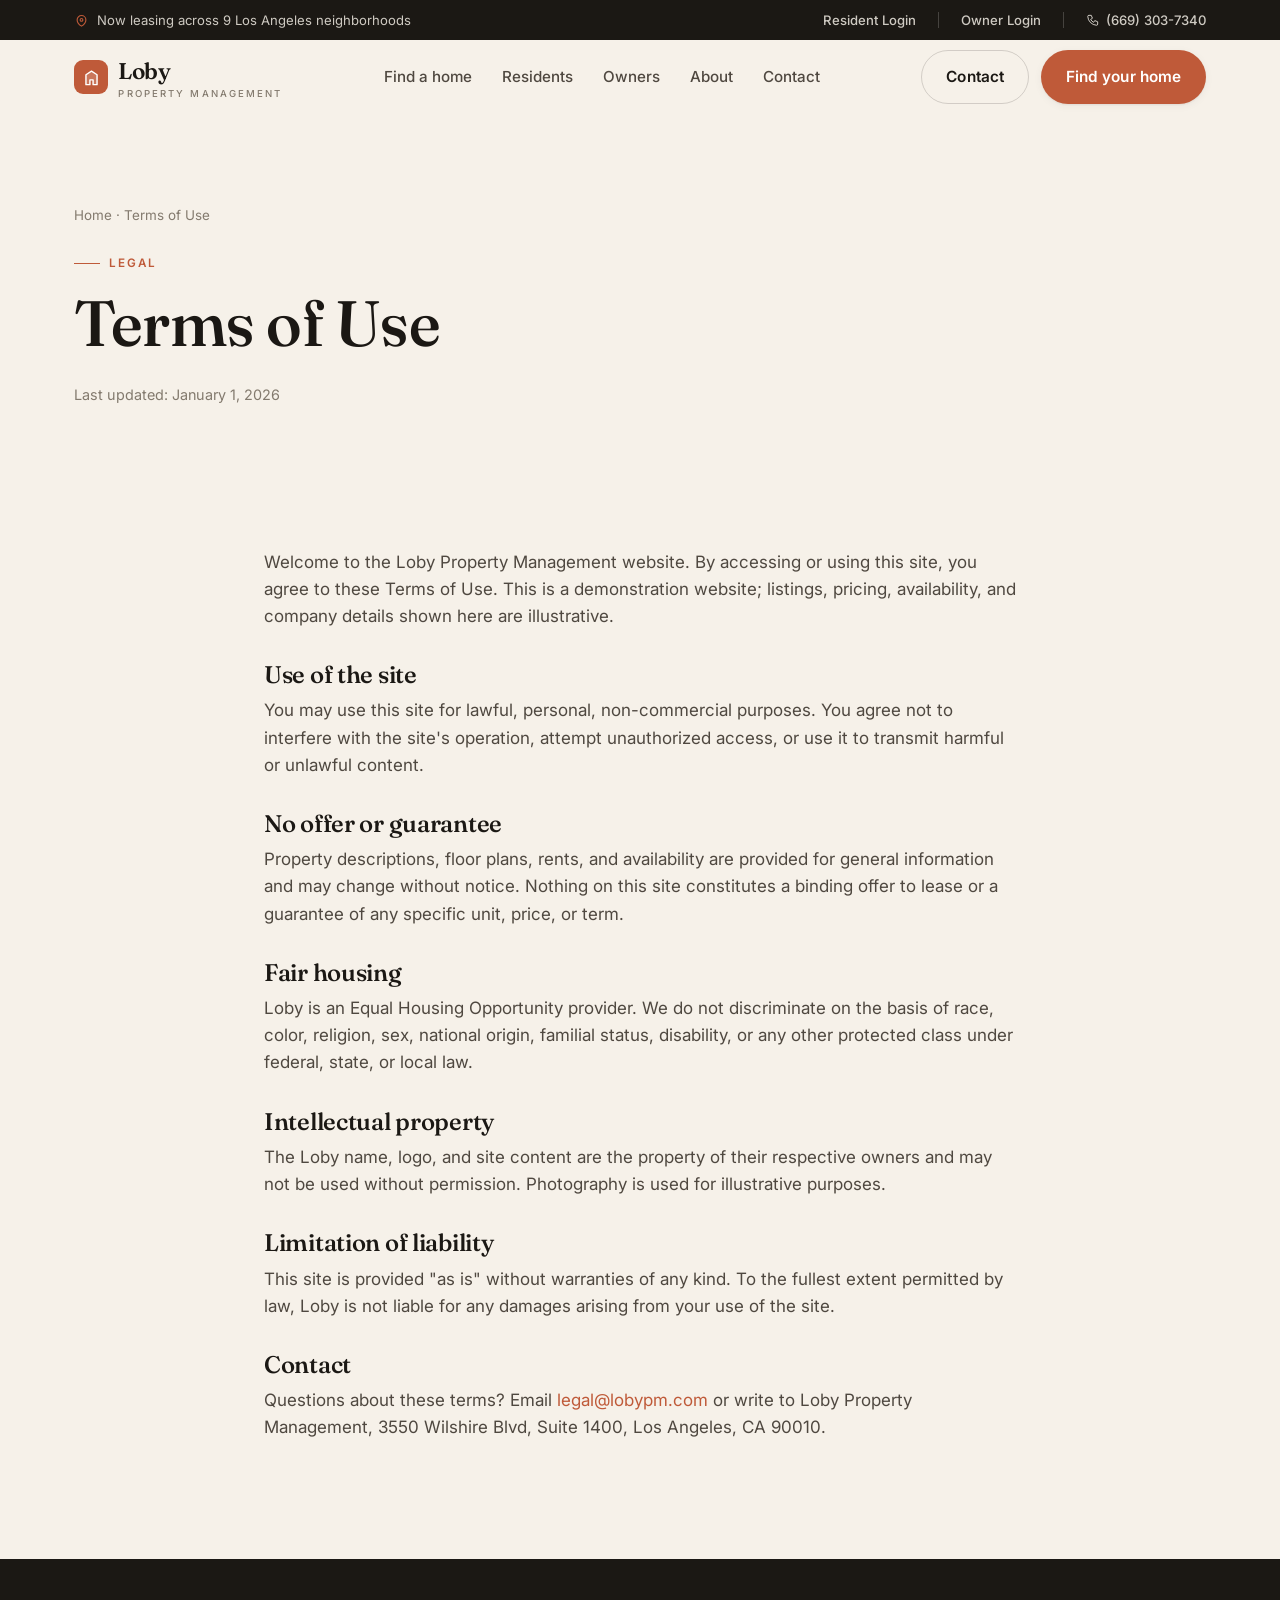
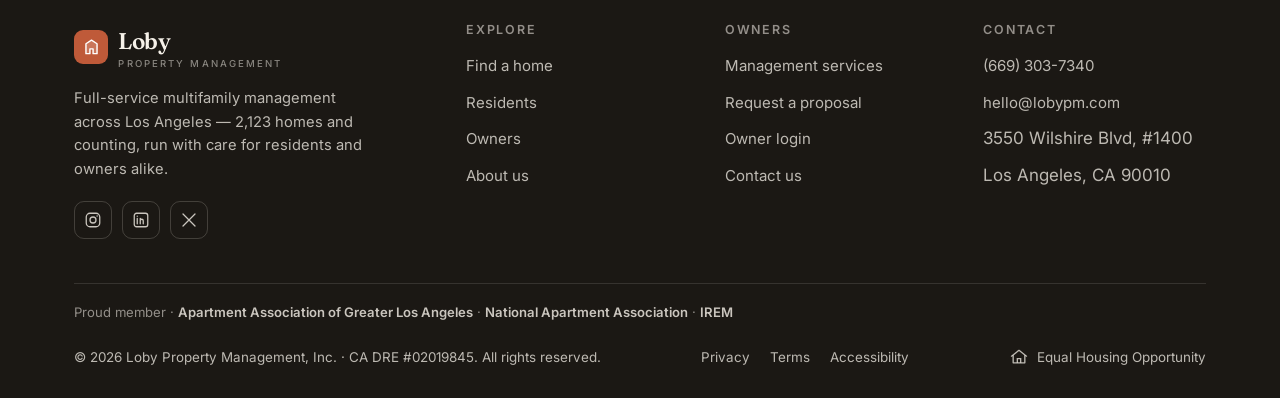
<file: terms.html>
<!DOCTYPE html>
<html lang="en">
<head>
<meta charset="UTF-8" />
<meta name="viewport" content="width=device-width, initial-scale=1.0" />
<title>Terms of Use — Loby Property Management</title>
<meta name="description" content="The terms governing your use of the Loby Property Management website." />
<link rel="preconnect" href="https://fonts.googleapis.com" />
<link rel="preconnect" href="https://fonts.gstatic.com" crossorigin />
<link href="https://fonts.googleapis.com/css2?family=Fraunces:ital,opsz,wght@0,9..144,400..600;1,9..144,400..500&family=Inter:wght@400;500;600;700&display=swap" rel="stylesheet" />
<link rel="stylesheet" href="styles.css" />
<link rel="icon" href="data:image/svg+xml,%3Csvg xmlns='http://www.w3.org/2000/svg' viewBox='0 0 100 100'%3E%3Crect width='100' height='100' rx='22' fill='%23bf5a39'/%3E%3Cpath d='M30 72V28h10v34h22v10z' fill='white'/%3E%3C/svg%3E" />
</head>
<body>
<div id="header-root"></div>

<main>
<section class="page-hero">
  <div class="wrap">
    <div class="breadcrumb"><a href="index.html">Home</a> · Terms of Use</div>
    <span class="eyebrow">Legal</span>
    <h1>Terms of Use</h1>
    <p class="legal-updated">Last updated: January 1, 2026</p>
  </div>
</section>

<section class="legal">
  <div class="wrap legal-wrap">
    <p>Welcome to the Loby Property Management website. By accessing or using this site, you agree to these Terms of Use. This is a demonstration website; listings, pricing, availability, and company details shown here are illustrative.</p>

    <h2>Use of the site</h2>
    <p>You may use this site for lawful, personal, non-commercial purposes. You agree not to interfere with the site's operation, attempt unauthorized access, or use it to transmit harmful or unlawful content.</p>

    <h2>No offer or guarantee</h2>
    <p>Property descriptions, floor plans, rents, and availability are provided for general information and may change without notice. Nothing on this site constitutes a binding offer to lease or a guarantee of any specific unit, price, or term.</p>

    <h2>Fair housing</h2>
    <p>Loby is an Equal Housing Opportunity provider. We do not discriminate on the basis of race, color, religion, sex, national origin, familial status, disability, or any other protected class under federal, state, or local law.</p>

    <h2>Intellectual property</h2>
    <p>The Loby name, logo, and site content are the property of their respective owners and may not be used without permission. Photography is used for illustrative purposes.</p>

    <h2>Limitation of liability</h2>
    <p>This site is provided "as is" without warranties of any kind. To the fullest extent permitted by law, Loby is not liable for any damages arising from your use of the site.</p>

    <h2>Contact</h2>
    <p>Questions about these terms? Email <a href="mailto:legal@lobypm.com" style="color:var(--accent);">legal@lobypm.com</a> or write to Loby Property Management, 3550 Wilshire Blvd, Suite 1400, Los Angeles, CA 90010.</p>
  </div>
</section>
</main>

<div id="footer-root"></div>
<script src="site.js"></script>
</body>
</html>
</file>
<file: styles.css>
/* =========================================================
   Loby Property Management — global styles
   ========================================================= */

:root {
  --ink: #1b1814;
  --ink-soft: #4f4840;
  --muted: #837a6e;
  --cream: #f6f1e9;
  --cream-2: #efe7da;
  --card: #ffffff;
  --accent: #bf5a39;
  --accent-dark: #9c4528;
  --accent-soft: #f3e2d8;
  --green: #3c5a45;
  --line: rgba(27, 24, 20, 0.10);
  --line-2: rgba(27, 24, 20, 0.16);
  --shadow-sm: 0 1px 2px rgba(27, 24, 20, .06), 0 2px 8px rgba(27, 24, 20, .05);
  --shadow-md: 0 10px 30px rgba(27, 24, 20, .10);
  --shadow-lg: 0 24px 60px rgba(27, 24, 20, .16);
  --radius: 16px;
  --radius-sm: 10px;
  --radius-lg: 26px;
  --maxw: 1180px;
  --serif: "Fraunces", Georgia, "Times New Roman", serif;
  --sans: "Inter", -apple-system, BlinkMacSystemFont, "Segoe UI", Roboto, Helvetica, Arial, sans-serif;
}

* { box-sizing: border-box; }

html { scroll-behavior: smooth; -webkit-text-size-adjust: 100%; }

body {
  margin: 0;
  font-family: var(--sans);
  color: var(--ink);
  background: var(--cream);
  line-height: 1.6;
  font-size: 17px;
  -webkit-font-smoothing: antialiased;
  text-rendering: optimizeLegibility;
}

img { max-width: 100%; display: block; }

a { color: inherit; text-decoration: none; }

h1, h2, h3, h4 {
  font-family: var(--serif);
  font-weight: 540;
  line-height: 1.07;
  letter-spacing: -0.012em;
  margin: 0 0 .4em;
  font-optical-sizing: auto;
}

p { margin: 0 0 1em; }

.wrap { width: 100%; max-width: var(--maxw); margin: 0 auto; padding: 0 24px; }

section { position: relative; }

.eyebrow {
  font-family: var(--sans);
  text-transform: uppercase;
  letter-spacing: .18em;
  font-size: .73rem;
  font-weight: 600;
  color: var(--accent);
  margin: 0 0 1rem;
  display: inline-flex;
  align-items: center;
  gap: .55rem;
}
.eyebrow::before {
  content: "";
  width: 26px; height: 1px;
  background: var(--accent);
  display: inline-block;
}

.section-head { max-width: 640px; }
.section-head.center { margin: 0 auto; text-align: center; }
.section-head.center .eyebrow { justify-content: center; }
.section-head h2 { font-size: clamp(2rem, 4.2vw, 3.05rem); }
.section-head .lede { color: var(--ink-soft); font-size: 1.08rem; margin-bottom: 0; }

/* ---------- Buttons ---------- */
.btn {
  display: inline-flex;
  align-items: center;
  justify-content: center;
  gap: .5rem;
  padding: .85rem 1.5rem;
  border-radius: 999px;
  font-family: var(--sans);
  font-weight: 600;
  font-size: .96rem;
  letter-spacing: .005em;
  cursor: pointer;
  border: 1px solid transparent;
  transition: transform .18s ease, background .18s ease, box-shadow .18s ease, color .18s ease;
  white-space: nowrap;
}
.btn:active { transform: translateY(1px); }
.btn-primary { background: var(--accent); color: #fff; box-shadow: var(--shadow-sm); }
.btn-primary:hover { background: var(--accent-dark); box-shadow: var(--shadow-md); transform: translateY(-1px); }
.btn-dark { background: var(--ink); color: var(--cream); }
.btn-dark:hover { background: #000; transform: translateY(-1px); }
.btn-ghost { background: transparent; border-color: var(--line-2); color: var(--ink); }
.btn-ghost:hover { border-color: var(--ink); background: rgba(27,24,20,.03); }
.btn-light { background: rgba(255,255,255,.14); color: #fff; border-color: rgba(255,255,255,.35); backdrop-filter: blur(4px); }
.btn-light:hover { background: rgba(255,255,255,.24); }
.btn-lg { padding: 1rem 1.8rem; font-size: 1rem; }
.btn .arr { transition: transform .18s ease; }
.btn:hover .arr { transform: translateX(3px); }

/* ---------- Header / Nav ---------- */
.site-header {
  position: sticky;
  top: 0;
  z-index: 100;
  background: rgba(246, 241, 233, .82);
  backdrop-filter: saturate(140%) blur(12px);
  border-bottom: 1px solid transparent;
  transition: border-color .25s ease, background .25s ease, box-shadow .25s ease;
}
.site-header.scrolled {
  border-bottom-color: var(--line);
  box-shadow: 0 6px 24px rgba(27,24,20,.05);
}
.nav {
  display: flex;
  align-items: center;
  justify-content: space-between;
  height: 74px;
  gap: 24px;
}
.brand { display: flex; align-items: center; gap: .65rem; font-family: var(--serif); font-weight: 600; font-size: 1.42rem; letter-spacing: -.02em; color: var(--ink); }
.brand .mark {
  width: 34px; height: 34px;
  border-radius: 9px;
  background: var(--accent);
  display: grid; place-items: center;
  color: #fff;
  flex: 0 0 auto;
}
.brand .mark svg { width: 19px; height: 19px; }
.brand small { display:block; font-family: var(--sans); font-weight:500; font-size:.6rem; letter-spacing:.22em; text-transform:uppercase; color: var(--muted); margin-top:-3px; }

.nav-links { display: flex; align-items: center; gap: 30px; list-style: none; margin: 0; padding: 0; }
.nav-links a { font-size: .95rem; font-weight: 500; color: var(--ink-soft); position: relative; padding: 4px 0; transition: color .15s ease; }
.nav-links a:hover, .nav-links a.active { color: var(--ink); }
.nav-links a::after {
  content: ""; position: absolute; left: 0; bottom: -2px; height: 2px; width: 0;
  background: var(--accent); transition: width .2s ease; border-radius: 2px;
}
.nav-links a:hover::after, .nav-links a.active::after { width: 100%; }
.nav-cta { display: flex; align-items: center; gap: 12px; }

.nav-toggle {
  display: none; background: none; border: 0; cursor: pointer; padding: 8px;
  width: 44px; height: 44px;
}
.nav-toggle span { display: block; width: 24px; height: 2px; background: var(--ink); margin: 5px auto; transition: .25s; border-radius: 2px; }
.nav-toggle.open span:nth-child(1) { transform: translateY(7px) rotate(45deg); }
.nav-toggle.open span:nth-child(2) { opacity: 0; }
.nav-toggle.open span:nth-child(3) { transform: translateY(-7px) rotate(-45deg); }

/* ---------- Hero ---------- */
.hero { padding: clamp(40px, 7vw, 92px) 0 clamp(48px, 6vw, 84px); overflow: hidden; }
.hero-grid {
  display: grid;
  grid-template-columns: 1.05fr .95fr;
  gap: clamp(28px, 4vw, 64px);
  align-items: center;
}
.hero-pill {
  display: inline-flex; align-items: center; gap: .55rem;
  background: var(--card); border: 1px solid var(--line);
  padding: .42rem .85rem .42rem .5rem; border-radius: 999px;
  font-size: .82rem; font-weight: 500; color: var(--ink-soft);
  box-shadow: var(--shadow-sm); margin-bottom: 1.6rem;
}
.hero-pill b { background: var(--accent-soft); color: var(--accent-dark); font-weight:600; padding: .15rem .55rem; border-radius: 999px; font-size: .76rem; }
.hero h1 { font-size: clamp(2.6rem, 6vw, 4.5rem); letter-spacing: -.022em; margin-bottom: .35em; }
.hero h1 em { font-style: italic; color: var(--accent); font-weight: 480; }
.hero .lede { font-size: clamp(1.05rem, 1.6vw, 1.22rem); color: var(--ink-soft); max-width: 33ch; margin-bottom: 2rem; }
.hero-actions { display: flex; gap: 14px; flex-wrap: wrap; }
.hero-trust { display:flex; align-items:center; gap: 20px; margin-top: 2.4rem; color: var(--muted); font-size:.85rem; flex-wrap: wrap;}
.hero-trust .stars { color: var(--accent); letter-spacing:2px; }

.hero-media { position: relative; }
.hero-media .frame {
  border-radius: var(--radius-lg);
  overflow: hidden;
  box-shadow: var(--shadow-lg);
  aspect-ratio: 4 / 4.6;
  background: var(--cream-2);
}
.hero-media .frame img { width: 100%; height: 100%; object-fit: cover; }
.hero-badge {
  position: absolute;
  left: -22px; bottom: 34px;
  background: var(--card);
  border-radius: var(--radius);
  padding: 1rem 1.15rem;
  box-shadow: var(--shadow-lg);
  display: flex; align-items: center; gap: .85rem;
  border: 1px solid var(--line);
  max-width: 240px;
}
.hero-badge .ico { width: 42px; height: 42px; border-radius: 11px; background: var(--green); color: #fff; display:grid; place-items:center; flex:0 0 auto; }
.hero-badge .ico svg { width: 22px; height: 22px; }
.hero-badge .num { font-family: var(--serif); font-size: 1.35rem; line-height: 1; }
.hero-badge .lbl { font-size: .76rem; color: var(--muted); }
.hero-badge.top { top: 26px; right: -16px; left: auto; bottom: auto; }

/* ---------- Logos strip ---------- */
.logos { padding: 30px 0 8px; }
.logos .wrap { display:flex; align-items:center; gap: 14px 40px; flex-wrap: wrap; justify-content: center; }
.logos .label { font-size:.78rem; letter-spacing:.14em; text-transform:uppercase; color: var(--muted); font-weight:600; }
.logos .name { font-family: var(--serif); font-size: 1.18rem; color: var(--ink-soft); opacity:.7; font-weight: 500; }

/* ---------- Stats band ---------- */
.stats { padding: clamp(40px, 6vw, 72px) 0; }
.stats-inner {
  background: var(--ink);
  color: var(--cream);
  border-radius: var(--radius-lg);
  padding: clamp(34px, 5vw, 56px) clamp(24px, 4vw, 56px);
  display: grid;
  grid-template-columns: repeat(4, 1fr);
  gap: 24px;
  position: relative;
  overflow: hidden;
}
.stats-inner::after{
  content:""; position:absolute; inset:0;
  background: radial-gradient(900px 300px at 85% -20%, rgba(191,90,57,.30), transparent 60%);
  pointer-events:none;
}
.stat { position: relative; z-index:1; }
.stat .n { font-family: var(--serif); font-size: clamp(2.2rem, 4vw, 3.1rem); line-height: 1; letter-spacing:-.02em; }
.stat .n .accent { color: var(--accent); }
.stat .t { margin-top: .55rem; font-size: .92rem; color: rgba(246,241,233,.72); }
.stat + .stat { border-left: 1px solid rgba(246,241,233,.14); padding-left: 24px; }

/* ---------- Generic section padding ---------- */
.pad { padding: clamp(56px, 8vw, 110px) 0; }
.pad-t { padding-top: clamp(56px, 8vw, 110px); }
.bg-cream2 { background: var(--cream-2); }
.bg-ink { background: var(--ink); color: var(--cream); }
.bg-ink h2, .bg-ink h3 { color: var(--cream); }

/* ---------- Services / value ---------- */
.split { display:grid; grid-template-columns: 1fr 1fr; gap: clamp(24px, 4vw, 60px); align-items:center; }
.cards-2 { display:grid; grid-template-columns: 1fr 1fr; gap: 22px; margin-top: 48px; }
.feature-card {
  background: var(--card);
  border: 1px solid var(--line);
  border-radius: var(--radius);
  padding: 30px;
  box-shadow: var(--shadow-sm);
  transition: transform .2s ease, box-shadow .2s ease, border-color .2s ease;
}
.feature-card:hover { transform: translateY(-4px); box-shadow: var(--shadow-md); border-color: var(--line-2); }
.feature-card .ico { width: 50px; height: 50px; border-radius: 13px; background: var(--accent-soft); color: var(--accent-dark); display:grid; place-items:center; margin-bottom: 18px; }
.feature-card .ico svg { width: 26px; height: 26px; }
.feature-card.dark .ico { background: rgba(255,255,255,.1); color: #fff; }
.feature-card h3 { font-size: 1.3rem; }
.feature-card p { color: var(--ink-soft); margin-bottom: 1rem; font-size: .97rem; }
.feature-list { list-style:none; margin:0; padding:0; }
.feature-list li { display:flex; gap:.6rem; align-items:flex-start; padding:.34rem 0; font-size:.95rem; color: var(--ink-soft); }
.feature-list li svg { width:18px; height:18px; color: var(--accent); flex:0 0 auto; margin-top:3px; }
.feature-card.dark p, .feature-card.dark .feature-list li { color: rgba(246,241,233,.78); }
.feature-card.dark { background: #25211c; border-color: rgba(255,255,255,.08); }
.feature-card.dark .feature-list li svg { color: var(--accent); }

/* ---------- Feature grid (icons) ---------- */
.grid-3 { display:grid; grid-template-columns: repeat(3, 1fr); gap: 22px; margin-top: 48px; }
.mini {
  background: var(--card); border:1px solid var(--line); border-radius: var(--radius);
  padding: 26px; box-shadow: var(--shadow-sm);
  transition: transform .2s ease, box-shadow .2s ease;
}
.mini:hover { transform: translateY(-3px); box-shadow: var(--shadow-md); }
.mini .ico { width:46px; height:46px; border-radius:12px; background: var(--accent-soft); color: var(--accent-dark); display:grid; place-items:center; margin-bottom:16px; }
.mini .ico svg { width:24px; height:24px; }
.mini h3 { font-size:1.18rem; margin-bottom:.4rem; }
.mini p { color: var(--ink-soft); font-size:.94rem; margin:0; }

/* ---------- Image + text feature ---------- */
.media-frame { border-radius: var(--radius-lg); overflow:hidden; box-shadow: var(--shadow-md); aspect-ratio: 5/4; }
.media-frame img { width:100%; height:100%; object-fit: cover; }
.checklist { list-style:none; margin: 1.4rem 0 2rem; padding:0; }
.checklist li { display:flex; gap:.7rem; align-items:flex-start; padding:.5rem 0; border-bottom:1px solid var(--line); }
.checklist li svg { width:22px; height:22px; color: var(--accent); flex:0 0 auto; margin-top:2px; }
.checklist li b { display:block; }
.checklist li span { color: var(--ink-soft); font-size:.93rem; }

/* ---------- Property cards ---------- */
.prop-grid { display:grid; grid-template-columns: repeat(3, 1fr); gap: 26px; margin-top: 48px; }
.prop-card {
  background: var(--card); border:1px solid var(--line); border-radius: var(--radius);
  overflow: hidden; box-shadow: var(--shadow-sm);
  transition: transform .22s ease, box-shadow .22s ease;
  display:flex; flex-direction:column;
}
.prop-card:hover { transform: translateY(-5px); box-shadow: var(--shadow-lg); }
.prop-card .ph { position: relative; aspect-ratio: 16/11; overflow:hidden; background: var(--cream-2); }
.prop-card .ph img { width:100%; height:100%; object-fit: cover; transition: transform .5s ease; }
.prop-card:hover .ph img { transform: scale(1.05); }
.prop-card .tag {
  position:absolute; top:12px; left:12px;
  background: rgba(27,24,20,.78); color:#fff; backdrop-filter: blur(4px);
  font-size:.74rem; font-weight:600; padding:.32rem .7rem; border-radius:999px;
}
.prop-card .tag.avail { background: rgba(60,90,69,.92); }
.prop-card .body { padding: 20px 20px 22px; display:flex; flex-direction:column; flex:1; }
.prop-card .loc { font-size:.8rem; color: var(--accent); font-weight:600; letter-spacing:.04em; text-transform:uppercase; display:flex; align-items:center; gap:.35rem; }
.prop-card .loc svg{width:14px;height:14px;}
.prop-card h3 { font-size:1.28rem; margin:.45rem 0 .5rem; }
.prop-card .meta { display:flex; gap:16px; color: var(--ink-soft); font-size:.88rem; margin-top:auto; padding-top:14px; border-top:1px solid var(--line); }
.prop-card .meta span { display:flex; align-items:center; gap:.35rem; }
.prop-card .meta svg { width:16px; height:16px; color: var(--muted); }
.prop-card .price { font-family: var(--serif); font-size:1.15rem; }
.prop-card .price small { font-family: var(--sans); font-size:.78rem; color: var(--muted); font-weight:500; }

/* ---------- Neighborhoods ---------- */
.hoods { display:grid; grid-template-columns: repeat(5, 1fr); gap: 14px; margin-top: 44px; }
.hood {
  position:relative; border-radius: var(--radius-sm); overflow:hidden; aspect-ratio: 3/4;
  box-shadow: var(--shadow-sm);
}
.hood img { width:100%; height:100%; object-fit:cover; transition: transform .5s ease; }
.hood:hover img { transform: scale(1.06); }
.hood::after { content:""; position:absolute; inset:0; background: linear-gradient(to top, rgba(27,24,20,.78), rgba(27,24,20,0) 55%); }
.hood .lbl { position:absolute; left:14px; bottom:12px; z-index:1; color:#fff; }
.hood .lbl b { display:block; font-family: var(--serif); font-size:1.05rem; }
.hood .lbl span { font-size:.76rem; opacity:.85; }

/* ---------- Testimonials ---------- */
.quotes { display:grid; grid-template-columns: repeat(3,1fr); gap:22px; margin-top:48px; }
.quote {
  background: var(--card); border:1px solid var(--line); border-radius: var(--radius);
  padding: 28px; box-shadow: var(--shadow-sm); display:flex; flex-direction:column;
}
.quote .stars { color: var(--accent); letter-spacing:2px; margin-bottom:14px; }
.quote p { font-size:1.02rem; color: var(--ink); flex:1; }
.quote .who { display:flex; align-items:center; gap:.7rem; margin-top:18px; padding-top:16px; border-top:1px solid var(--line); }
.quote .who .av { width:42px; height:42px; border-radius:50%; background: var(--accent-soft); color: var(--accent-dark); display:grid; place-items:center; font-weight:700; font-family: var(--serif); }
.quote .who b { font-size:.95rem; }
.quote .who span { display:block; font-size:.82rem; color: var(--muted); }

/* ---------- CTA band ---------- */
.cta-band { padding: clamp(50px, 7vw, 96px) 0; }
.cta-inner {
  position: relative; overflow:hidden;
  border-radius: var(--radius-lg);
  background: var(--ink); color: var(--cream);
  padding: clamp(40px, 6vw, 72px);
  display:grid; grid-template-columns: 1.4fr 1fr; gap: 32px; align-items:center;
}
.cta-inner::before {
  content:""; position:absolute; inset:0;
  background: radial-gradient(700px 320px at 90% 120%, rgba(191,90,57,.45), transparent 60%);
}
.cta-inner > * { position: relative; z-index:1; }
.cta-inner h2 { font-size: clamp(1.9rem, 3.6vw, 2.9rem); }
.cta-inner p { color: rgba(246,241,233,.78); margin-bottom:0; }
.cta-actions { display:flex; gap:14px; flex-wrap:wrap; justify-content:flex-end; }

/* ---------- Contact ---------- */
.contact-grid { display:grid; grid-template-columns: 1fr 1.1fr; gap: clamp(28px,4vw,56px); align-items:start; }
.contact-info .row { display:flex; gap:1rem; padding:1.1rem 0; border-bottom:1px solid var(--line); }
.contact-info .row .ico { width:46px;height:46px;border-radius:12px;background: var(--accent-soft);color:var(--accent-dark);display:grid;place-items:center;flex:0 0 auto;}
.contact-info .row .ico svg{width:22px;height:22px;}
.contact-info .row b{display:block;}
.contact-info .row span{color:var(--ink-soft);font-size:.95rem;}
.form-card { background: var(--card); border:1px solid var(--line); border-radius: var(--radius); padding: clamp(24px,3vw,36px); box-shadow: var(--shadow-md); }
.field { margin-bottom: 16px; }
.field label { display:block; font-size:.84rem; font-weight:600; margin-bottom:.4rem; color: var(--ink-soft); }
.field input, .field select, .field textarea {
  width:100%; padding:.8rem .9rem; border:1px solid var(--line-2); border-radius: 11px;
  font-family: var(--sans); font-size: .96rem; background: var(--cream); color: var(--ink);
  transition: border-color .15s ease, box-shadow .15s ease;
}
.field input:focus, .field select:focus, .field textarea:focus {
  outline:none; border-color: var(--accent); box-shadow: 0 0 0 3px var(--accent-soft); background:#fff;
}
.field textarea { resize: vertical; min-height: 110px; }
.field-row { display:grid; grid-template-columns:1fr 1fr; gap:16px; }
.form-note { font-size:.82rem; color: var(--muted); margin-top: 14px; }
.form-ok { display:none; background: var(--accent-soft); color: var(--accent-dark); border-radius:11px; padding:.9rem 1rem; font-size:.9rem; font-weight:500; margin-bottom:16px; }
.form-ok.show { display:block; }

/* ---------- FAQ ---------- */
.faq { max-width: 800px; margin: 44px auto 0; }
.faq details {
  background: var(--card); border:1px solid var(--line); border-radius: var(--radius-sm);
  margin-bottom: 12px; padding: 0 22px; box-shadow: var(--shadow-sm); overflow:hidden;
}
.faq summary {
  list-style:none; cursor:pointer; padding: 18px 0; font-weight:600; font-size:1.04rem;
  display:flex; justify-content:space-between; align-items:center; gap:1rem;
}
.faq summary::-webkit-details-marker { display:none; }
.faq summary .plus { width:22px;height:22px;flex:0 0 auto;position:relative; transition:transform .2s ease; }
.faq summary .plus::before, .faq summary .plus::after { content:""; position:absolute; background:var(--accent); border-radius:2px; }
.faq summary .plus::before { left:0; top:10px; width:22px; height:2px; }
.faq summary .plus::after { left:10px; top:0; width:2px; height:22px; transition: transform .2s ease; }
.faq details[open] summary .plus::after { transform: rotate(90deg); opacity:0; }
.faq details p { padding: 0 0 20px; margin:0; color: var(--ink-soft); }

/* ---------- Page hero (subpages) ---------- */
.page-hero { padding: clamp(48px, 7vw, 92px) 0 clamp(36px,4vw,56px); }
.page-hero .eyebrow { }
.page-hero h1 { font-size: clamp(2.4rem, 5.5vw, 4rem); max-width: 16ch; }
.page-hero .lede { font-size: 1.15rem; color: var(--ink-soft); max-width: 56ch; }
.breadcrumb { font-size:.84rem; color: var(--muted); margin-bottom:1.2rem; }
.breadcrumb a:hover { color: var(--ink); }

/* ---------- Filter chips ---------- */
.chips { display:flex; gap:10px; flex-wrap:wrap; margin-top: 8px; }
.chip {
  border:1px solid var(--line-2); background: var(--card); color: var(--ink-soft);
  padding:.5rem 1rem; border-radius:999px; font-size:.88rem; font-weight:500; cursor:pointer;
  transition: all .15s ease;
}
.chip:hover { border-color: var(--ink); color: var(--ink); }
.chip.active { background: var(--ink); color: var(--cream); border-color: var(--ink); }

/* ---------- Steps ---------- */
.steps { display:grid; grid-template-columns: repeat(4,1fr); gap:22px; margin-top:48px; counter-reset: step; }
.step { position:relative; }
.step .n { font-family: var(--serif); font-size:2.4rem; color: var(--accent); line-height:1; margin-bottom:.4rem; }
.step h3 { font-size:1.18rem; margin-bottom:.4rem; }
.step p { color: var(--ink-soft); font-size:.94rem; margin:0; }

/* ---------- Footer ---------- */
.site-footer { background: var(--ink); color: rgba(246,241,233,.74); padding: 64px 0 30px; margin-top: 0; }
.footer-grid { display:grid; grid-template-columns: 1.6fr 1fr 1fr 1fr; gap: 36px; padding-bottom: 44px; border-bottom:1px solid rgba(246,241,233,.12); }
.footer-grid .brand { color: var(--cream); margin-bottom: 1rem; }
.footer-grid .brand small { color: rgba(246,241,233,.5); }
.footer-about p { font-size:.92rem; max-width: 34ch; }
.footer-social { display:flex; gap:10px; margin-top: 1.2rem; }
.footer-social a { width:38px;height:38px;border-radius:10px;border:1px solid rgba(246,241,233,.18); display:grid;place-items:center; color: rgba(246,241,233,.8); transition: all .15s ease; }
.footer-social a:hover { background: var(--accent); border-color: var(--accent); color:#fff; }
.footer-social svg{width:18px;height:18px;}
.footer-col h4 { font-family: var(--sans); font-size:.78rem; letter-spacing:.14em; text-transform:uppercase; color: rgba(246,241,233,.55); margin-bottom:1rem; font-weight:600; }
.footer-col ul { list-style:none; margin:0; padding:0; }
.footer-col li { margin-bottom:.6rem; }
.footer-col a { font-size:.94rem; transition: color .15s ease; }
.footer-col a:hover { color: var(--cream); }
.footer-bottom { display:flex; justify-content:space-between; align-items:center; gap:16px; padding-top:24px; font-size:.84rem; flex-wrap:wrap; }
.footer-bottom .eho { display:flex; align-items:center; gap:.5rem; }
.footer-bottom .eho svg{width:20px;height:20px;}

/* ---------- Reveal animation ---------- */
.reveal { opacity:0; transform: translateY(22px); transition: opacity .7s cubic-bezier(.2,.7,.2,1), transform .7s cubic-bezier(.2,.7,.2,1); }
.reveal.in { opacity:1; transform: none; }
@media (prefers-reduced-motion: reduce) {
  .reveal { opacity:1 !important; transform:none !important; transition:none; }
  html { scroll-behavior: auto; }
}

/* ---------- Responsive ---------- */
@media (max-width: 1000px) {
  .prop-grid, .grid-3, .quotes, .steps { grid-template-columns: repeat(2, 1fr); }
  .hoods { grid-template-columns: repeat(3,1fr); }
  .footer-grid { grid-template-columns: 1fr 1fr; }
}
@media (max-width: 860px) {
  .nav-links, .nav-cta .btn { display: none; }
  .nav-toggle { display: block; }
  .site-header.menu-open .nav-links {
    display: flex; position: absolute; top: 74px; left: 0; right: 0;
    flex-direction: column; align-items: flex-start; gap: 4px;
    background: var(--cream); padding: 18px 24px 26px; border-bottom:1px solid var(--line);
    box-shadow: var(--shadow-md);
  }
  .site-header.menu-open .nav-links a { padding: 10px 0; font-size: 1.05rem; width:100%; }
  .site-header.menu-open .nav-links .btn { display:inline-flex; margin-top:8px; }
  .hero-grid, .split, .cta-inner, .contact-grid { grid-template-columns: 1fr; }
  .hero-media { order: -1; max-width: 460px; }
  .stats-inner { grid-template-columns: 1fr 1fr; gap: 28px; }
  .stat + .stat { border-left: 0; padding-left: 0; }
  .stat:nth-child(odd) { border-right: 1px solid rgba(246,241,233,.14); padding-right: 18px; }
  .cards-2 { grid-template-columns: 1fr; }
  .cta-actions { justify-content: flex-start; }
}
@media (max-width: 600px) {
  body { font-size: 16px; }
  .prop-grid, .grid-3, .quotes, .steps, .hoods, .footer-grid, .field-row { grid-template-columns: 1fr; }
  .stats-inner { grid-template-columns: 1fr 1fr; }
  .hero-badge { left: 0; }
  .wrap { padding: 0 18px; }
}

/* =========================================================
   v2 additions — corporate chrome, property detail, legal
   ========================================================= */

/* Utility bar */
.utility-bar { background: var(--ink); color: rgba(246,241,233,.82); font-size: .82rem; }
.utility-bar .wrap { display:flex; align-items:center; justify-content:space-between; height: 40px; gap:16px; }
.utility-bar .ub-left { display:flex; align-items:center; gap:.5rem; }
.utility-bar .ub-left svg { width:15px; height:15px; color: var(--accent); }
.utility-bar .ub-right { display:flex; align-items:center; gap: 22px; }
.utility-bar a { color: rgba(246,241,233,.82); font-weight:500; transition: color .15s ease; display:inline-flex; align-items:center; gap:.4rem; }
.utility-bar a:hover { color:#fff; }
.utility-bar a svg { width:14px; height:14px; }
.utility-bar .sep { width:1px; height:16px; background: rgba(246,241,233,.2); }
@media (max-width: 860px){ .utility-bar .ub-left{ display:none; } .utility-bar .wrap{ justify-content:center; } }
@media (max-width: 520px){ .utility-bar .ub-right{ gap:14px; } .utility-bar .ub-right .ghost-sm{ display:none; } }

/* Detail: title block */
.detail-head { padding: clamp(26px,4vw,44px) 0 8px; }
.detail-head .top { display:flex; justify-content:space-between; align-items:flex-end; gap:24px; flex-wrap:wrap; }
.detail-head h1 { font-size: clamp(2.1rem, 4.5vw, 3.2rem); margin-bottom:.2em; }
.detail-head .loc { color: var(--accent); font-weight:600; text-transform:uppercase; letter-spacing:.04em; font-size:.82rem; display:inline-flex; align-items:center; gap:.4rem; }
.detail-head .loc svg{width:15px;height:15px;}
.detail-head .addr { color: var(--ink-soft); font-size:.98rem; margin-top:.4rem; }
.detail-head .price-tag { text-align:right; }
.detail-head .price-tag .lbl { font-size:.78rem; color:var(--muted); text-transform:uppercase; letter-spacing:.08em; }
.detail-head .price-tag .val { font-family:var(--serif); font-size: clamp(1.5rem,3vw,2.1rem); line-height:1.1; }
.detail-actions { display:flex; gap:12px; margin-top:18px; flex-wrap:wrap; }
.status-badge { display:inline-flex; align-items:center; gap:.4rem; font-size:.8rem; font-weight:600; padding:.3rem .8rem; border-radius:999px; }
.status-badge.avail { background: var(--accent-soft); color: var(--accent-dark); }
.status-badge.wait { background: rgba(60,90,69,.12); color: var(--green); }
.status-badge::before { content:""; width:7px; height:7px; border-radius:50%; background: currentColor; }

/* Gallery */
.gallery { padding: 18px 0 8px; }
.gallery-main { border-radius: var(--radius-lg); overflow:hidden; box-shadow: var(--shadow-md); aspect-ratio: 16/8; background: var(--cream-2); }
.gallery-main img { width:100%; height:100%; object-fit: cover; }
.gallery-thumbs { display:grid; grid-template-columns: repeat(5,1fr); gap:12px; margin-top:12px; }
.gallery-thumbs button { padding:0; border:2px solid transparent; border-radius: 12px; overflow:hidden; cursor:pointer; background:none; aspect-ratio: 16/11; }
.gallery-thumbs img { width:100%; height:100%; object-fit:cover; display:block; transition: opacity .15s ease; }
.gallery-thumbs button:hover img { opacity:.85; }
.gallery-thumbs button.active { border-color: var(--accent); }
@media (max-width:600px){ .gallery-thumbs{ grid-template-columns: repeat(4,1fr);} .gallery-main{aspect-ratio:16/10;} }

/* Detail facts strip */
.facts { display:grid; grid-template-columns: repeat(6,1fr); gap:0; background: var(--card); border:1px solid var(--line); border-radius: var(--radius); overflow:hidden; box-shadow: var(--shadow-sm); margin: 28px 0; }
.fact { padding:20px 18px; border-right:1px solid var(--line); }
.fact:last-child{ border-right:0; }
.fact .ft-l { font-size:.74rem; text-transform:uppercase; letter-spacing:.08em; color:var(--muted); margin-bottom:.3rem; }
.fact .ft-v { font-family:var(--serif); font-size:1.15rem; }
@media (max-width:900px){ .facts{ grid-template-columns: repeat(3,1fr);} .fact:nth-child(3){border-right:0;} .fact:nth-child(n+4){border-top:1px solid var(--line);} }
@media (max-width:520px){ .facts{ grid-template-columns: repeat(2,1fr);} .fact{border-right:1px solid var(--line)!important;} .fact:nth-child(even){border-right:0!important;} .fact:nth-child(n+3){border-top:1px solid var(--line);} }

/* Detail two-column layout */
.detail-grid { display:grid; grid-template-columns: 1fr 360px; gap: clamp(28px,4vw,52px); align-items:start; }
.detail-main h2 { font-size: clamp(1.5rem,3vw,2.1rem); margin-top: 8px; }
.detail-section { padding: 14px 0 28px; border-bottom:1px solid var(--line); }
.detail-section:last-child{ border-bottom:0; }
.detail-main p { color: var(--ink-soft); }

/* Amenities */
.amenity-grid { display:grid; grid-template-columns: repeat(3,1fr); gap:12px 24px; margin-top:18px; }
.amenity-grid li { list-style:none; display:flex; align-items:center; gap:.6rem; color: var(--ink); font-size:.96rem; }
.amenity-grid svg { width:20px; height:20px; color: var(--accent); flex:0 0 auto; }
@media (max-width:600px){ .amenity-grid{ grid-template-columns: 1fr 1fr; } }

/* Floor plans */
.fp-list { display:flex; flex-direction:column; gap:14px; margin-top:18px; }
.fp { display:grid; grid-template-columns: 1.4fr 1fr 1fr 1fr auto; align-items:center; gap:16px; background:var(--card); border:1px solid var(--line); border-radius: var(--radius-sm); padding:18px 20px; box-shadow: var(--shadow-sm); }
.fp .fp-name { font-family:var(--serif); font-size:1.12rem; }
.fp .fp-name span { display:block; font-family:var(--sans); font-size:.8rem; color:var(--muted); }
.fp .fp-cell .k { font-size:.72rem; text-transform:uppercase; letter-spacing:.06em; color:var(--muted); }
.fp .fp-cell .v { font-weight:600; }
.fp .fp-rent { font-family:var(--serif); font-size:1.15rem; }
.fp .fp-avail { font-size:.82rem; font-weight:600; }
.fp .fp-avail.in { color: var(--green); }
.fp .fp-avail.wl { color: var(--muted); }
@media (max-width:760px){ .fp{ grid-template-columns: 1fr 1fr; } .fp .fp-name{ grid-column:1/-1; } .fp .btn{ grid-column:1/-1; width:100%; } }

/* Map */
.map-frame { border-radius: var(--radius); overflow:hidden; border:1px solid var(--line); box-shadow: var(--shadow-sm); margin-top:18px; }
.map-frame iframe { width:100%; height:340px; border:0; display:block; }

/* Sticky tour card */
.tour-card { position: sticky; top: 96px; background:var(--card); border:1px solid var(--line); border-radius: var(--radius); box-shadow: var(--shadow-md); padding: 26px; }
.tour-card h3 { font-size:1.3rem; }
.tour-card .muted { color: var(--ink-soft); font-size:.92rem; }
.tour-card .ph { font-family:var(--serif); font-size:1.4rem; margin:.2rem 0 1rem; }
@media (max-width:920px){ .detail-grid{ grid-template-columns: 1fr; } .tour-card{ position: static; } }

/* Similar */
.similar { padding: clamp(40px,6vw,72px) 0; }

/* Legal pages */
.legal { padding: clamp(40px,6vw,80px) 0 clamp(56px,8vw,100px); }
.legal-wrap { max-width: 800px; }
.legal-wrap h2 { font-size: 1.5rem; margin-top: 2rem; }
.legal-wrap h3 { font-size: 1.15rem; margin-top:1.4rem; }
.legal-wrap p, .legal-wrap li { color: var(--ink-soft); }
.legal-wrap ul { padding-left: 1.2rem; }
.legal-wrap li { margin-bottom:.4rem; }
.legal-updated { color: var(--muted); font-size:.9rem; }

/* Footer legal row */
.footer-legal { display:flex; gap:20px; flex-wrap:wrap; }
.footer-legal a { font-size:.84rem; }
.footer-assoc { font-size:.82rem; color: rgba(246,241,233,.55); padding-top:18px; }
.footer-assoc b { color: rgba(246,241,233,.8); font-weight:600; }

/* Mobile-only nav items (logins shown inside the mobile menu) */
.nav-links .mobile-only { display: none; }
@media (max-width: 860px) {
  .site-header.menu-open .nav-links .mobile-only { display: block; }
  .site-header.menu-open .nav-links .mobile-only a { color: var(--accent); font-weight: 600; }
}

/* Gallery "Coming soon" placeholder tiles (no reused stock photos) */
.gallery-thumbs .soon {
  display: flex; flex-direction: column; align-items: center; justify-content: center; gap: 5px;
  aspect-ratio: 16/11; border-radius: 12px;
  border: 1px dashed var(--line-2);
  background: var(--cream-2);
  color: var(--muted);
  font-size: .72rem; font-weight: 600; letter-spacing: .01em; text-align: center;
}
.gallery-thumbs .soon svg { width: 22px; height: 22px; opacity: .65; }
</file>
